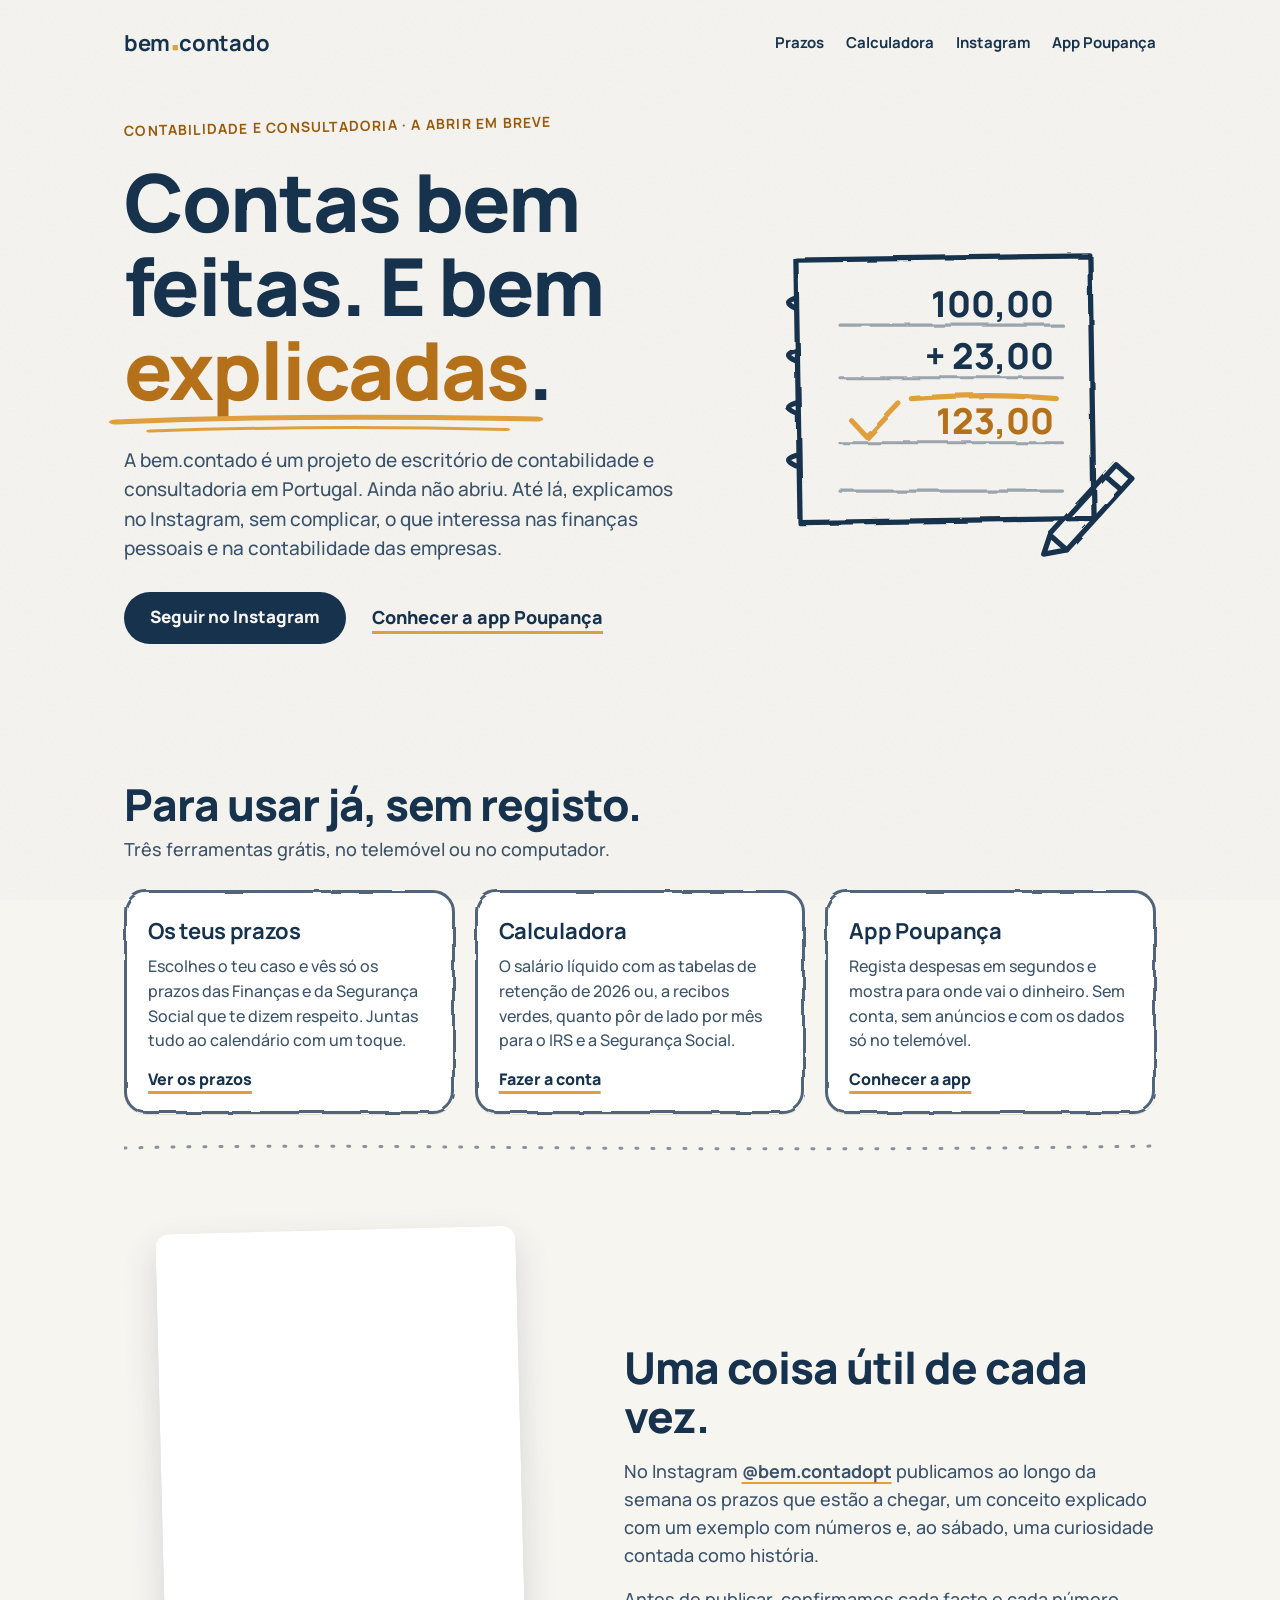
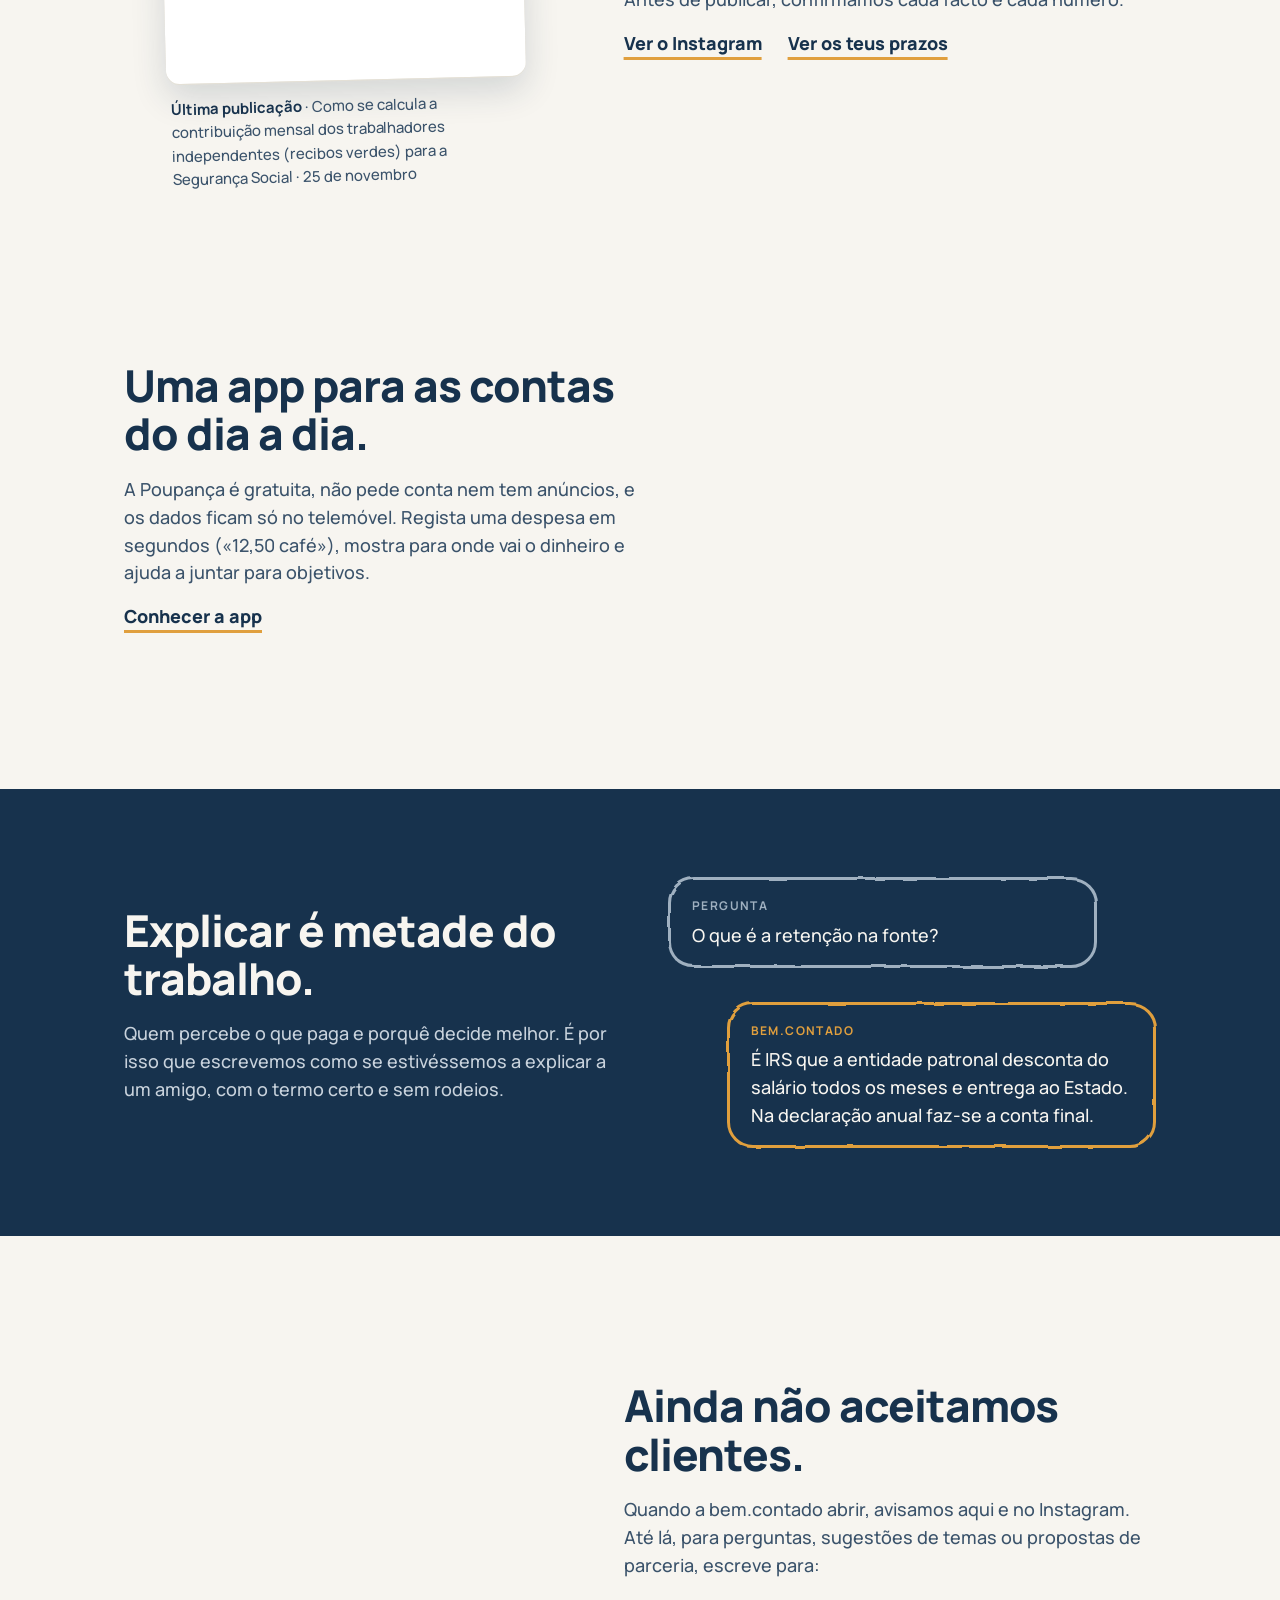
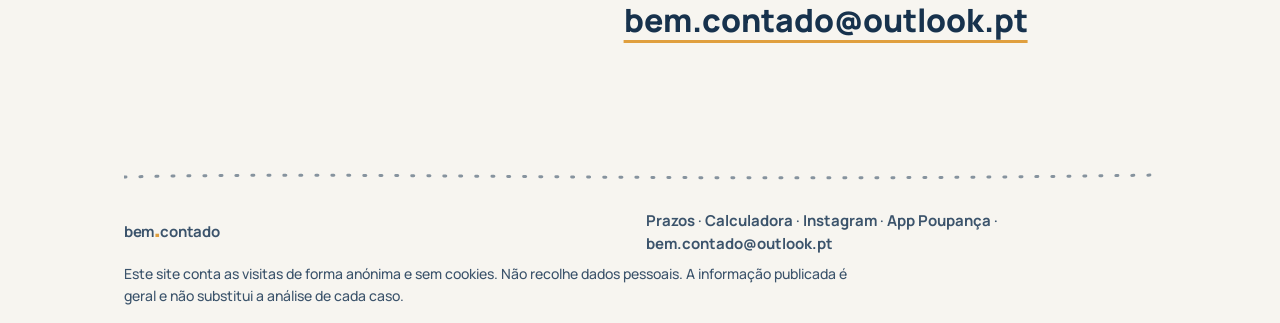
<file: index.html>
<!doctype html>
<html lang="pt-PT">
<head>
<meta charset="utf-8">
<meta name="viewport" content="width=device-width, initial-scale=1, viewport-fit=cover">
<title>bem.contado · Contas bem feitas. E bem explicadas.</title>
<meta name="description" content="A bem.contado é um projeto de escritório de contabilidade e consultadoria em Portugal. Enquanto não abre, explica finanças pessoais e contabilidade de empresas no Instagram.">
<meta http-equiv="Content-Security-Policy" content="default-src 'self'; script-src 'self'; style-src 'self'; font-src 'self'; img-src 'self' data: https://bemcontadopt.goatcounter.com; connect-src 'self' https://bemcontadopt.goatcounter.com; base-uri 'none'; form-action 'none'; object-src 'none'">
<meta property="og:title" content="bem.contado · Contas bem feitas. E bem explicadas.">
<meta property="og:description" content="Um projeto de escritório de contabilidade e consultadoria em Portugal. Ainda não abriu: até lá, explica finanças sem complicar.">
<meta property="og:image" content="https://bemcontadopt.pt/og.jpg">
<meta property="og:type" content="website">
<meta property="og:site_name" content="bem.contado">
<meta property="og:locale" content="pt_PT">
<meta property="og:image:width" content="1200">
<meta property="og:image:height" content="630">
<meta name="twitter:card" content="summary_large_image">
<meta property="og:url" content="https://bemcontadopt.pt/">
<meta name="theme-color" content="#F7F5F0">
<link rel="icon" href="favicon.svg" type="image/svg+xml">
<link rel="icon" href="favicon-32.png" sizes="32x32" type="image/png">
<link rel="apple-touch-icon" href="apple-touch-icon.png">
<link rel="canonical" href="https://bemcontadopt.pt/">
<script type="application/ld+json">{"@context":"https://schema.org","@type":"Organization","name":"bem.contado","url":"https://bemcontadopt.pt/","logo":"https://bemcontadopt.pt/apple-touch-icon.png","email":"bem.contado@outlook.pt","sameAs":["https://www.instagram.com/bem.contadopt/"]}</script>
<link rel="preload" href="fonts/manrope-latin-800-normal.woff2" as="font" type="font/woff2" crossorigin>
<link rel="stylesheet" href="estilo.css?v=21a48b6f">
<script src="site.js?v=8dec7a93"></script>
</head>
<body>
<svg class="defs" width="0" height="0" aria-hidden="true" focusable="false">
  <filter id="traco"><feTurbulence type="fractalNoise" baseFrequency="0.035" numOctaves="2" seed="7"/><feDisplacementMap in="SourceGraphic" scale="4"/></filter>
</svg>

<header class="topo wrap">
  <a class="marca" href="./">bem<span class="sr">.</span><svg class="ponto" viewBox="0 0 10 10" aria-hidden="true"><rect x="1" y="1.6" width="8" height="8"/></svg>contado<span class="sr">, início</span></a>
  <nav aria-label="Ligações">
    <a href="prazos/">Prazos</a>
    <a href="quanto-por-de-lado/">Calculadora</a>
    <a href="https://www.instagram.com/bem.contadopt/">Instagram</a>
    <a href="https://poupanca.bemcontadopt.pt/instalar/">App Poupança</a>
  </nav>
</header>

<main>
  <section class="hero wrap">
    <div class="texto">
      <p class="antes">Contabilidade e consultadoria · a abrir em breve</p>
      <h1>Contas bem feitas. E bem <span class="realce">explicadas<svg viewBox="0 0 100 16" preserveAspectRatio="none" aria-hidden="true"><path class="tr d4" d="M1 6 Q 40 1 99 4"/><path class="tr d5 fino" d="M9 12 Q 50 8 92 11"/></svg></span>.</h1>
      <p class="sub">A bem.contado é um projeto de escritório de contabilidade e consultadoria em Portugal. Ainda não abriu. Até lá, explicamos no Instagram, sem complicar, o que interessa nas finanças pessoais e na contabilidade das empresas.</p>
      <p class="acoes">
        <a class="btn" href="https://www.instagram.com/bem.contadopt/" data-contar="instagram-topo">Seguir no Instagram</a>
        <a class="ligacao" href="https://poupanca.bemcontadopt.pt/instalar/" data-contar="poupanca-topo">Conhecer a app Poupança</a>
      </p>
    </div>
    <svg class="desenho caderno" viewBox="0 0 400 330" role="img" aria-label="Desenho de um caderno com uma conta: 100 mais 23 dá 123, com um visto">
      <g class="mao">
        <path class="tr d1" d="M58 42 L338 38 L342 288 L62 292 Z"/>
        <path class="tr d2 fino claro" d="M100 104 H312 M100 154 H312 M100 216 H312 M100 262 H312"/>
        <path class="tr d2" d="M58 78 q-14 4 0 10 M58 128 q-14 4 0 10 M58 178 q-14 4 0 10 M58 228 q-14 4 0 10"/>
        <path class="tr d5 ambar" d="M168 174 Q 240 168 306 174"/>
        <path class="tr d6 ambar" d="M112 196 l14 15 l30 -32"/>
        <path class="tr d3" d="M300 304 L362 236 L378 250 L316 318 Z M300 304 L294 322 L316 318 M352 247 L368 261"/>
      </g>
      <text class="num d3" x="304" y="96" text-anchor="end">100,00</text>
      <text class="num d4" x="304" y="146" text-anchor="end">+ 23,00</text>
      <text class="num ambar-txt d6" x="304" y="208" text-anchor="end">123,00</text>
    </svg>
  </section>

  <section class="wrap ferramentas" id="ferramentas" aria-labelledby="t-ferr">
    <h2 id="t-ferr">Para usar já, sem registo.</h2>
    <p>Três ferramentas grátis, no telemóvel ou no computador.</p>
    <div class="cartoes">
      <a class="cartao-ferr" href="prazos/" data-contar="ferr-prazos"><h3>Os teus prazos</h3><p>Escolhes o teu caso e vês só os prazos das Finanças e da Segurança Social que te dizem respeito. Juntas tudo ao calendário com um toque.</p><span class="ir">Ver os prazos</span></a>
      <a class="cartao-ferr" href="quanto-por-de-lado/" data-contar="ferr-calculadora"><h3>Calculadora</h3><p>O salário líquido com as tabelas de retenção de 2026 ou, a recibos verdes, quanto pôr de lado por mês para o IRS e a Segurança Social.</p><span class="ir">Fazer a conta</span></a>
      <a class="cartao-ferr" href="https://poupanca.bemcontadopt.pt/instalar/" data-contar="ferr-poupanca"><h3>App Poupança</h3><p>Regista despesas em segundos e mostra para onde vai o dinheiro. Sem conta, sem anúncios e com os dados só no telemóvel.</p><span class="ir">Conhecer a app</span></a>
    </div>
  </section>

  <svg class="linha wrap" viewBox="0 0 1000 20" preserveAspectRatio="none" aria-hidden="true"><path class="pontilhado" d="M0 10 C 250 4, 520 16, 1000 8"/></svg>

  <section class="bloco wrap">
    <div class="ultima-slot">
    <svg class="desenho" viewBox="0 0 400 330" role="img" aria-label="Desenho de um telemóvel a mostrar uma publicação em carrossel">
      <g class="mao">
        <path class="tr d1" d="M130 18 Q118 18 118 30 V296 Q118 308 130 308 H270 Q282 308 282 296 V30 Q282 18 270 18 Z"/>
        <path class="tr d2" d="M182 34 H218"/>
        <path class="tr d2" d="M138 64 H262 V232 H138 Z"/>
        <path class="tr d3 fino" d="M154 96 H244 M154 120 H226"/>
        <path class="tr d4 ambar" d="M154 136 Q 190 130 228 136"/>
        <path class="tr d4 grosso ambar" d="M166 214 V196 M186 214 V182 M206 214 V190 M226 214 V168"/>
        <path class="tr d5 fino" d="M156 216 H240"/>
        <path class="tr d3" d="M262 76 H312 V220 H262"/>
        <circle class="tr d5 ambar" cx="186" cy="254" r="4"/>
        <circle class="tr d5" cx="200" cy="254" r="4"/>
        <circle class="tr d5" cx="214" cy="254" r="4"/>
        <path class="tr d6" d="M150 282 c-6 -10 -20 -4 -14 6 l14 12 l14 -12 c6 -10 -8 -16 -14 -6"/>
      </g>
    </svg>
    </div>
    <div class="texto">
      <h2>Uma coisa útil de cada vez.</h2>
      <p>No Instagram <a href="https://www.instagram.com/bem.contadopt/">@bem.contadopt</a> publicamos ao longo da semana os prazos que estão a chegar, um conceito explicado com um exemplo com números e, ao sábado, uma curiosidade contada como história.</p>
      <p>Antes de publicar, confirmamos cada facto e cada número.</p>
      <p class="ligacoes"><a class="ligacao" href="https://www.instagram.com/bem.contadopt/" data-contar="instagram-bloco">Ver o Instagram</a> <a class="ligacao" href="prazos/" data-contar="prazos-bloco">Ver os teus prazos</a></p>
    </div>
  </section>

  <section class="bloco invertido wrap">
    <div class="texto">
      <h2>Uma app para as contas do dia a dia.</h2>
      <p>A Poupança é gratuita, não pede conta nem tem anúncios, e os dados ficam só no telemóvel. Regista uma despesa em segundos («12,50 café»), mostra para onde vai o dinheiro e ajuda a juntar para objetivos.</p>
      <p><a class="ligacao" href="https://poupanca.bemcontadopt.pt/instalar/" data-contar="poupanca-bloco">Conhecer a app</a></p>
    </div>
    <svg class="desenho mealheiro" viewBox="0 0 400 330" role="img" aria-label="Desenho de um mealheiro com uma moeda a cair na ranhura">
      <g class="mao">
        <ellipse class="tr d1" cx="196" cy="206" rx="112" ry="80"/>
        <path class="tr d2" d="M146 140 L156 108 L184 132"/>
        <path class="tr d2" d="M302 186 Q 330 190 330 208 Q 330 226 302 230"/>
        <circle class="tr d3" cx="268" cy="176" r="5"/>
        <path class="tr d3" d="M136 272 V302 M176 282 V308 M224 282 V308 M264 272 V300"/>
        <path class="tr d3" d="M86 196 q-22 -10 -12 -26 q10 -10 16 4"/>
        <path class="tr d4 ambar grosso" d="M174 130 H224"/>
      </g>
      <g class="moeda">
        <g class="mao"><circle cx="199" cy="76" r="22"/><circle class="fina" cx="199" cy="76" r="12"/></g>
      </g>
    </svg>
  </section>

  <section class="conversa">
    <div class="wrap grelha-conversa">
      <div class="texto">
        <h2>Explicar é metade do trabalho.</h2>
        <p>Quem percebe o que paga e porquê decide melhor. É por isso que escrevemos como se estivéssemos a explicar a um amigo, com o termo certo e sem rodeios.</p>
      </div>
      <figure class="dialogo" aria-label="Exemplo do que explicamos: o que é a retenção na fonte">
        <div class="bolha pergunta"><p class="quem">Pergunta</p><p class="falado" data-texto="O que é a retenção na fonte?">O que é a retenção na fonte?</p></div>
        <div class="bolha resposta"><p class="quem">bem.contado</p><p class="falado" data-texto="É IRS que a entidade patronal desconta do salário todos os meses e entrega ao Estado. Na declaração anual faz-se a conta final.">É IRS que a entidade patronal desconta do salário todos os meses e entrega ao Estado. Na declaração anual faz-se a conta final.</p></div>
      </figure>
    </div>
  </section>

  <section class="bloco wrap contacto">
    <svg class="desenho" viewBox="0 0 400 330" role="img" aria-label="Desenho de um envelope">
      <g class="mao">
        <path class="tr d1" d="M78 102 L322 98 L324 262 L80 266 Z"/>
        <path class="tr d2" d="M78 102 L200 192 L322 98"/>
        <path class="tr d3 fino" d="M80 266 L170 184 M324 262 L232 182"/>
        <path class="tr d4 ambar" d="M268 114 H306 V146 H268 Z"/>
        <path class="tr d5 ambar fino" d="M276 124 H298 M276 134 H292"/>
      </g>
    </svg>
    <div class="texto">
      <h2>Ainda não aceitamos clientes.</h2>
      <p>Quando a bem.contado abrir, avisamos aqui e no Instagram. Até lá, para perguntas, sugestões de temas ou propostas de parceria, escreve para:</p>
      <p class="email"><a href="mailto:bem.contado@outlook.pt" data-contar="email">bem.contado@outlook.pt</a></p>
    </div>
  </section>
</main>

<footer class="wrap">
  <svg class="linha" viewBox="0 0 1000 20" preserveAspectRatio="none" aria-hidden="true"><path class="pontilhado" d="M0 10 C 250 4, 520 16, 1000 8"/></svg>
  <div class="rodape">
    <p class="marca">bem<span class="sr">.</span><svg class="ponto" viewBox="0 0 10 10" aria-hidden="true"><rect x="1" y="1.6" width="8" height="8"/></svg>contado</p>
    <p><a href="prazos/">Prazos</a> · <a href="quanto-por-de-lado/">Calculadora</a> · <a href="https://www.instagram.com/bem.contadopt/">Instagram</a> · <a href="https://poupanca.bemcontadopt.pt/instalar/">App Poupança</a> · <a href="mailto:bem.contado@outlook.pt">bem.contado@outlook.pt</a></p>
  </div>
  <p class="nota">Este site conta as visitas de forma anónima e sem cookies. Não recolhe dados pessoais. A informação publicada é geral e não substitui a análise de cada caso.</p>
</footer>
</body>
</html>
</file>
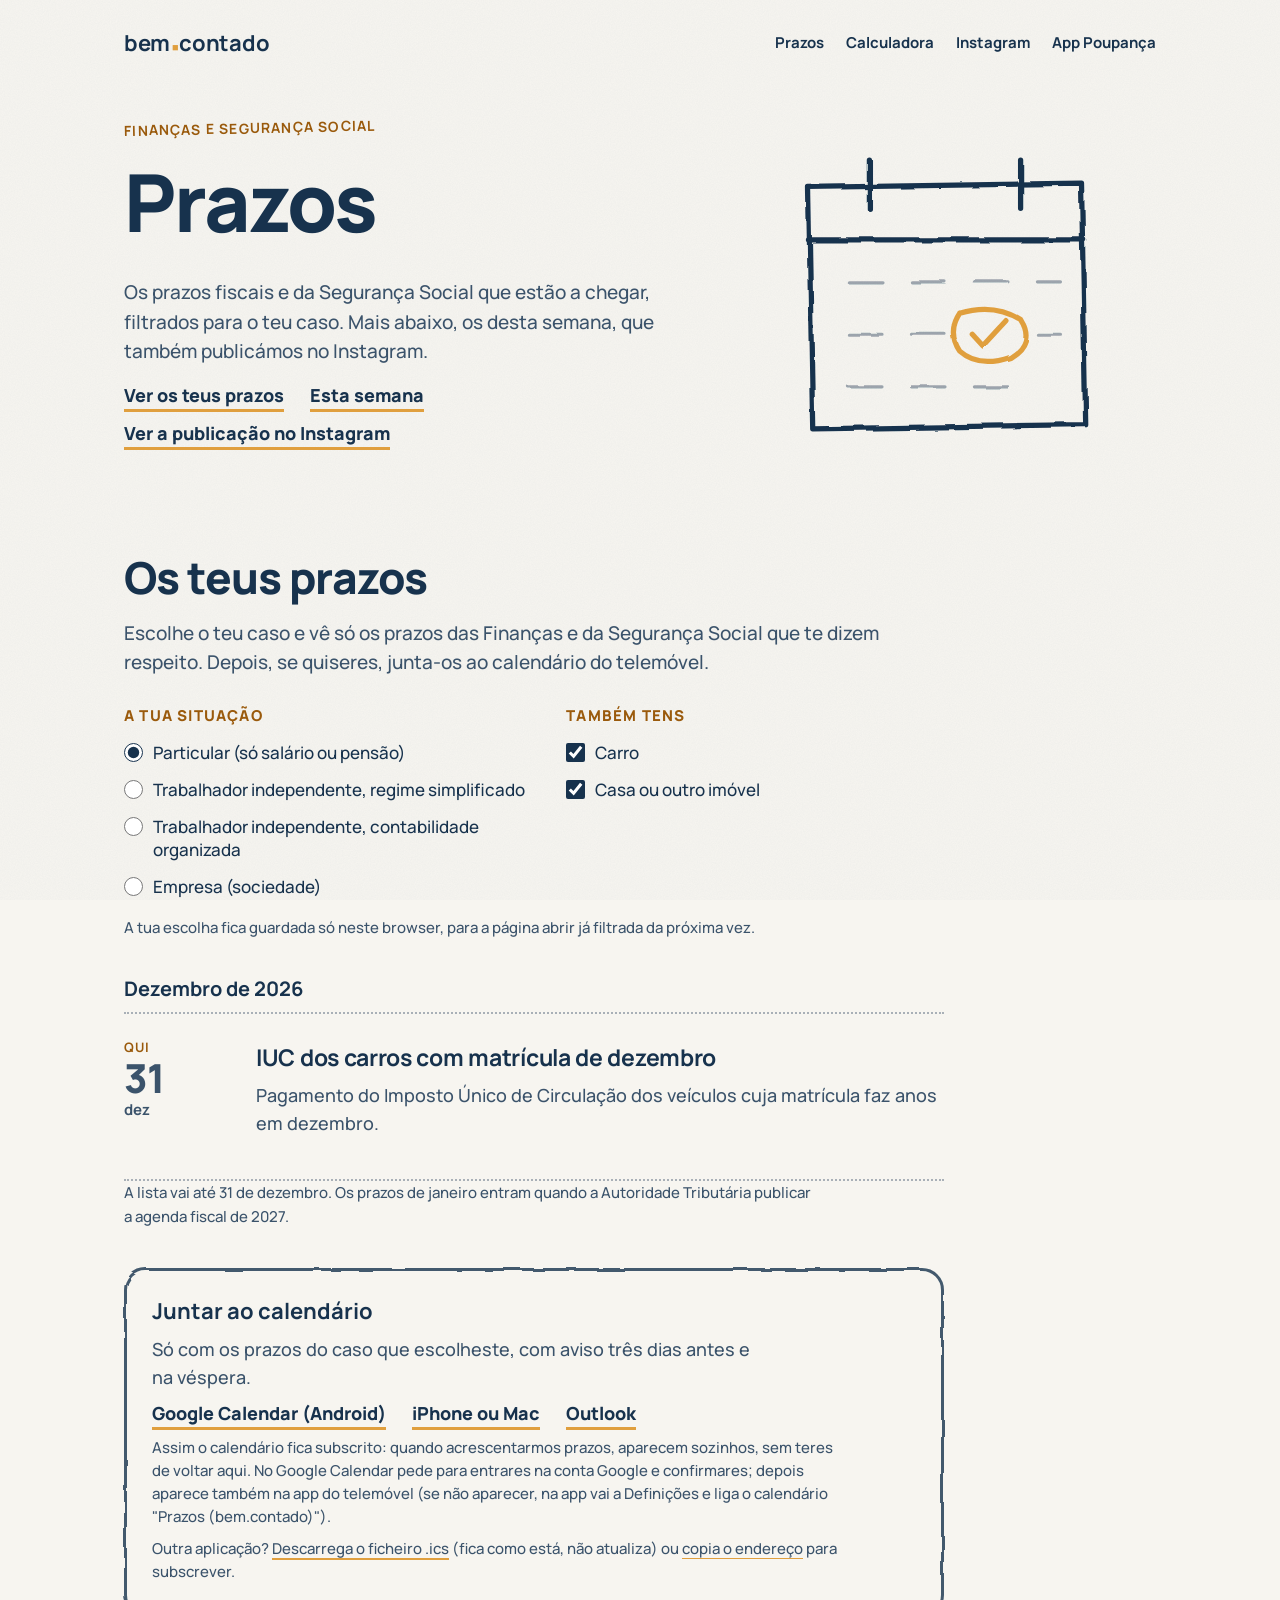
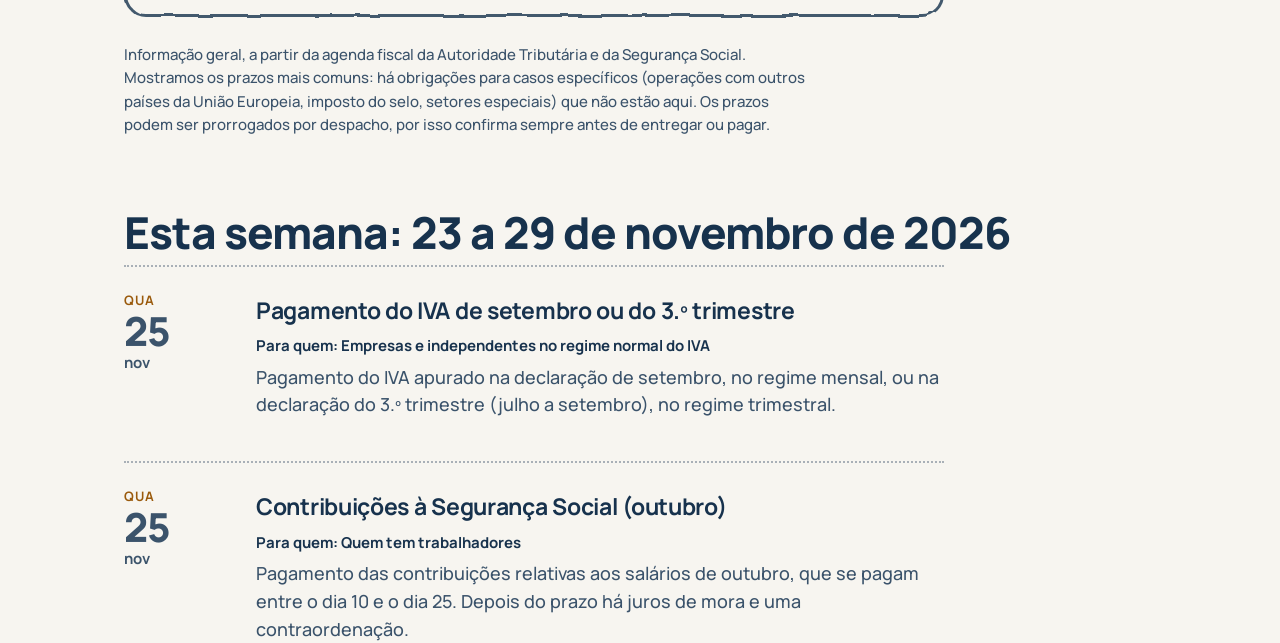
<file: prazos/index.html>
<!doctype html>
<html lang="pt-PT">
<head>
<meta charset="utf-8">
<meta name="viewport" content="width=device-width, initial-scale=1, viewport-fit=cover">
<title>Prazos fiscais e da Segurança Social · bem.contado</title>
<meta name="description" content="Os prazos das Finanças e da Segurança Social filtrados para o teu caso, com ficheiro para o calendário. Esta semana: 23 a 29 de novembro de 2026.">
<meta http-equiv="Content-Security-Policy" content="default-src 'self'; script-src 'self'; style-src 'self'; font-src 'self'; img-src 'self' data: https://bemcontadopt.goatcounter.com; connect-src 'self' https://bemcontadopt.goatcounter.com; base-uri 'none'; form-action 'none'; object-src 'none'">
<meta property="og:title" content="Prazos fiscais e da Segurança Social · bem.contado">
<meta property="og:description" content="Os prazos das Finanças e da Segurança Social filtrados para o teu caso, com ficheiro para o calendário. Esta semana: 23 a 29 de novembro de 2026.">
<meta property="og:image" content="https://bemcontadopt.pt/og-prazos.jpg">
<meta property="og:type" content="website">
<meta property="og:site_name" content="bem.contado">
<meta property="og:locale" content="pt_PT">
<meta property="og:image:width" content="1200">
<meta property="og:image:height" content="630">
<meta name="twitter:card" content="summary_large_image">
<meta property="og:url" content="https://bemcontadopt.pt/prazos/">
<link rel="canonical" href="https://bemcontadopt.pt/prazos/">
<meta name="theme-color" content="#F7F5F0">
<link rel="icon" href="../favicon.svg" type="image/svg+xml">
<link rel="icon" href="../favicon-32.png" sizes="32x32" type="image/png">
<link rel="apple-touch-icon" href="../apple-touch-icon.png">
<link rel="preload" href="../fonts/manrope-latin-800-normal.woff2" as="font" type="font/woff2" crossorigin>
<link rel="stylesheet" href="../estilo.css?v=21a48b6f">
<script src="../site.js?v=8dec7a93"></script>
<script src="prazos.js?v=73d0d0f2" defer></script>
</head>
<body>
<svg class="defs" width="0" height="0" aria-hidden="true" focusable="false">
  <filter id="traco"><feTurbulence type="fractalNoise" baseFrequency="0.035" numOctaves="2" seed="7"/><feDisplacementMap in="SourceGraphic" scale="4"/></filter>
</svg>
<header class="topo wrap">
  <a class="marca" href="../">bem<span class="sr">.</span><svg class="ponto" viewBox="0 0 10 10" aria-hidden="true"><rect x="1" y="1.6" width="8" height="8"/></svg>contado<span class="sr">, início</span></a>
  <nav aria-label="Ligações">
    <a href="../prazos/" aria-current="page">Prazos</a>
    <a href="../quanto-por-de-lado/">Calculadora</a>
    <a href="https://www.instagram.com/bem.contadopt/">Instagram</a>
    <a href="https://poupanca.bemcontadopt.pt/instalar/">App Poupança</a>
  </nav>
</header>
<main>
  <section class="hero wrap">
    <div class="texto">
      <p class="antes">Finanças e Segurança Social</p>
      <h1>Prazos</h1>
      <p class="sub">Os prazos fiscais e da Segurança Social que estão a chegar, filtrados para o teu caso. Mais abaixo, os desta semana, que também publicámos no Instagram.</p>
      <p class="ligacoes"><a class="ligacao" href="#teus">Ver os teus prazos</a> <a class="ligacao" href="#lista">Esta semana</a> <a class="ligacao" href="https://www.instagram.com/p/DgFcFrGF1Pu/" data-contar="prazos-publicacao">Ver a publicação no Instagram</a></p>
    </div>
    <svg class="desenho" viewBox="0 0 400 330" role="img" aria-label="Desenho de um calendário com um dia marcado a âmbar">
      <g class="mao">
        <path class="tr d1" d="M70 66 L330 62 L334 292 L74 296 Z"/>
        <path class="tr d2" d="M70 116 H332"/>
        <path class="tr d2" d="M128 40 V86 M272 40 V86"/>
        <path class="tr d3 fino claro" d="M108 156 H140 M168 156 H200 M228 156 H260 M288 156 H310 M108 206 H140 M168 206 H200 M288 206 H310 M108 256 H140 M168 256 H200 M228 256 H260"/>
        <path class="tr d4 ambar" d="M214 186 Q 246 176 272 192 Q 286 214 262 228 Q 232 238 214 222 Q 202 204 214 186"/>
        <path class="tr d5 ambar" d="M226 206 l10 11 l22 -24"/>
      </g>
    </svg>
  </section>
  <section class="wrap ferramenta" id="teus" aria-labelledby="t-teus">
    <h2 id="t-teus">Os teus prazos</h2>
    <p class="sub">Escolhe o teu caso e vê só os prazos das Finanças e da Segurança Social que te dizem respeito. Depois, se quiseres, junta-os ao calendário do telemóvel.</p>
    <form class="perfil" id="perfil" aria-label="O teu caso">
      <fieldset>
        <legend>A tua situação</legend>
        <label><input type="radio" name="s" value="p" checked> Particular (só salário ou pensão)</label>
        <label><input type="radio" name="s" value="s"> Trabalhador independente, regime simplificado</label>
        <label><input type="radio" name="s" value="o"> Trabalhador independente, contabilidade organizada</label>
        <label><input type="radio" name="s" value="e"> Empresa (sociedade)</label>
      </fieldset>
      <fieldset class="so-atividade">
        <legend>IVA</legend>
        <label><input type="radio" name="i" value="x" checked> Isento (artigo 53.º)</label>
        <label><input type="radio" name="i" value="t"> Trimestral</label>
        <label><input type="radio" name="i" value="m"> Mensal</label>
      </fieldset>
      <fieldset>
        <legend>Também tens</legend>
        <label class="so-atividade"><input type="checkbox" name="t"> Trabalhadores</label>
        <label><input type="checkbox" name="c" checked> Carro</label>
        <label><input type="checkbox" name="h" checked> Casa ou outro imóvel</label>
      </fieldset>
    </form>
    <p class="pequeno">A tua escolha fica guardada só neste browser, para a página abrir já filtrada da próxima vez.</p>
    <noscript><p>Para filtrar os prazos é preciso ter o JavaScript ligado.</p></noscript>
    <div id="lista-teus" aria-live="polite"></div>
    <div class="calendario-acoes" id="cal" hidden>
      <h3>Juntar ao calendário</h3>
      <p>Só com os prazos do caso que escolheste, com aviso três dias antes e na véspera.</p>
      <p class="ligacoes">
        <a class="ligacao" id="cal-google" href="#" target="_blank" rel="noopener" data-contar="calendario-google">Google Calendar (Android)</a>
        <a class="ligacao" id="cal-sub" href="#" data-contar="calendario-apple">iPhone ou Mac</a>
        <a class="ligacao" id="cal-outlook" href="#" target="_blank" rel="noopener" data-contar="calendario-outlook">Outlook</a>
      </p>
      <p class="pequeno">Assim o calendário fica subscrito: quando acrescentarmos prazos, aparecem sozinhos, sem teres de voltar aqui. No Google Calendar pede para entrares na conta Google e confirmares; depois aparece também na app do telemóvel (se não aparecer, na app vai a Definições e liga o calendário "Prazos (bem.contado)").</p>
      <p class="pequeno">Outra aplicação? <a id="cal-ics" href="#" download data-contar="calendario-descarregar">Descarrega o ficheiro .ics</a> (fica como está, não atualiza) ou <button class="texto" type="button" id="cal-copiar" data-contar="calendario-copiar">copia o endereço</button> para subscrever.</p>
    </div>
    <p class="aviso">Informação geral, a partir da agenda fiscal da Autoridade Tributária e da Segurança Social. Mostramos os prazos mais comuns: há obrigações para casos específicos (operações com outros países da União Europeia, imposto do selo, setores especiais) que não estão aqui. Os prazos podem ser prorrogados por despacho, por isso confirma sempre antes de entregar ou pagar.</p>
  </section>
  <section class="wrap semana" id="lista" aria-labelledby="t-semana">
    <h2 id="t-semana">Esta semana: 23 a 29 de novembro de 2026</h2>
    <ol class="prazos">
      <li class="prazo">
        <p class="dia"><span class="semana">qua</span><span class="numero">25</span><span class="mes">nov</span></p>
        <div>
          <h3>Pagamento do IVA de setembro ou do 3.º trimestre</h3>
          <p class="quem">Para quem: Empresas e independentes no regime normal do IVA</p>
          <p>Pagamento do IVA apurado na declaração de setembro, no regime mensal, ou na declaração do 3.º trimestre (julho a setembro), no regime trimestral.</p>
        </div>
      </li>
      <li class="prazo">
        <p class="dia"><span class="semana">qua</span><span class="numero">25</span><span class="mes">nov</span></p>
        <div>
          <h3>Contribuições à Segurança Social (outubro)</h3>
          <p class="quem">Para quem: Quem tem trabalhadores</p>
          <p>Pagamento das contribuições relativas aos salários de outubro, que se pagam entre o dia 10 e o dia 25. Depois do prazo há juros de mora e uma contraordenação.</p>
        </div>
      </li>
    </ol>
    <p class="aviso">Informação geral. Os prazos podem ser prorrogados por despacho: antes de entregar ou pagar, confirma sempre na fonte oficial.</p>
  </section>
</main>
<footer class="wrap">
  <svg class="linha" viewBox="0 0 1000 20" preserveAspectRatio="none" aria-hidden="true"><path class="pontilhado" d="M0 10 C 250 4, 520 16, 1000 8"/></svg>
  <div class="rodape">
    <p class="marca">bem<span class="sr">.</span><svg class="ponto" viewBox="0 0 10 10" aria-hidden="true"><rect x="1" y="1.6" width="8" height="8"/></svg>contado</p>
    <p><a href="../">Início</a> · <a href="../quanto-por-de-lado/">Calculadora</a> · <a href="https://www.instagram.com/bem.contadopt/">Instagram</a> · <a href="https://poupanca.bemcontadopt.pt/instalar/">App Poupança</a> · <a href="mailto:bem.contado@outlook.pt">bem.contado@outlook.pt</a></p>
  </div>
  <p class="nota">Este site conta as visitas de forma anónima e sem cookies. Não recolhe dados pessoais. A informação publicada é geral e não substitui a análise de cada caso.</p>
</footer>
</body>
</html>
</file>
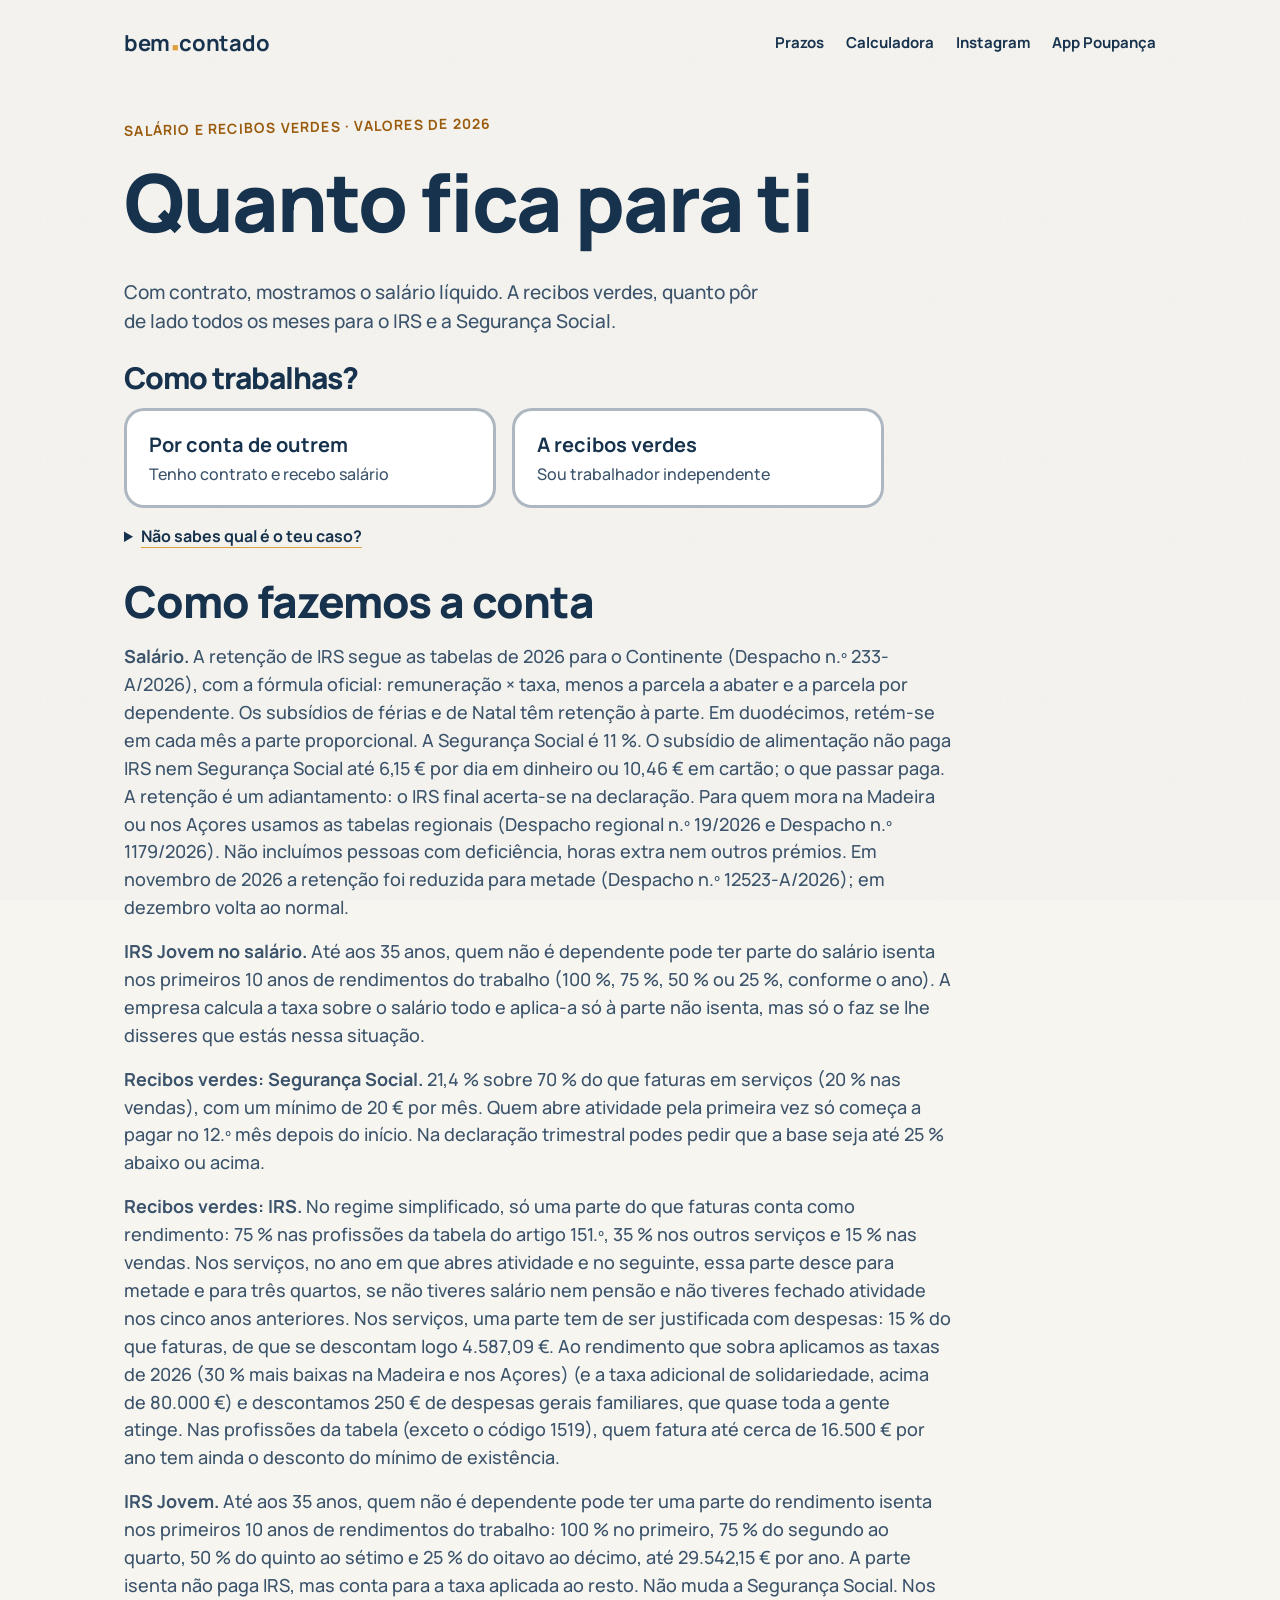
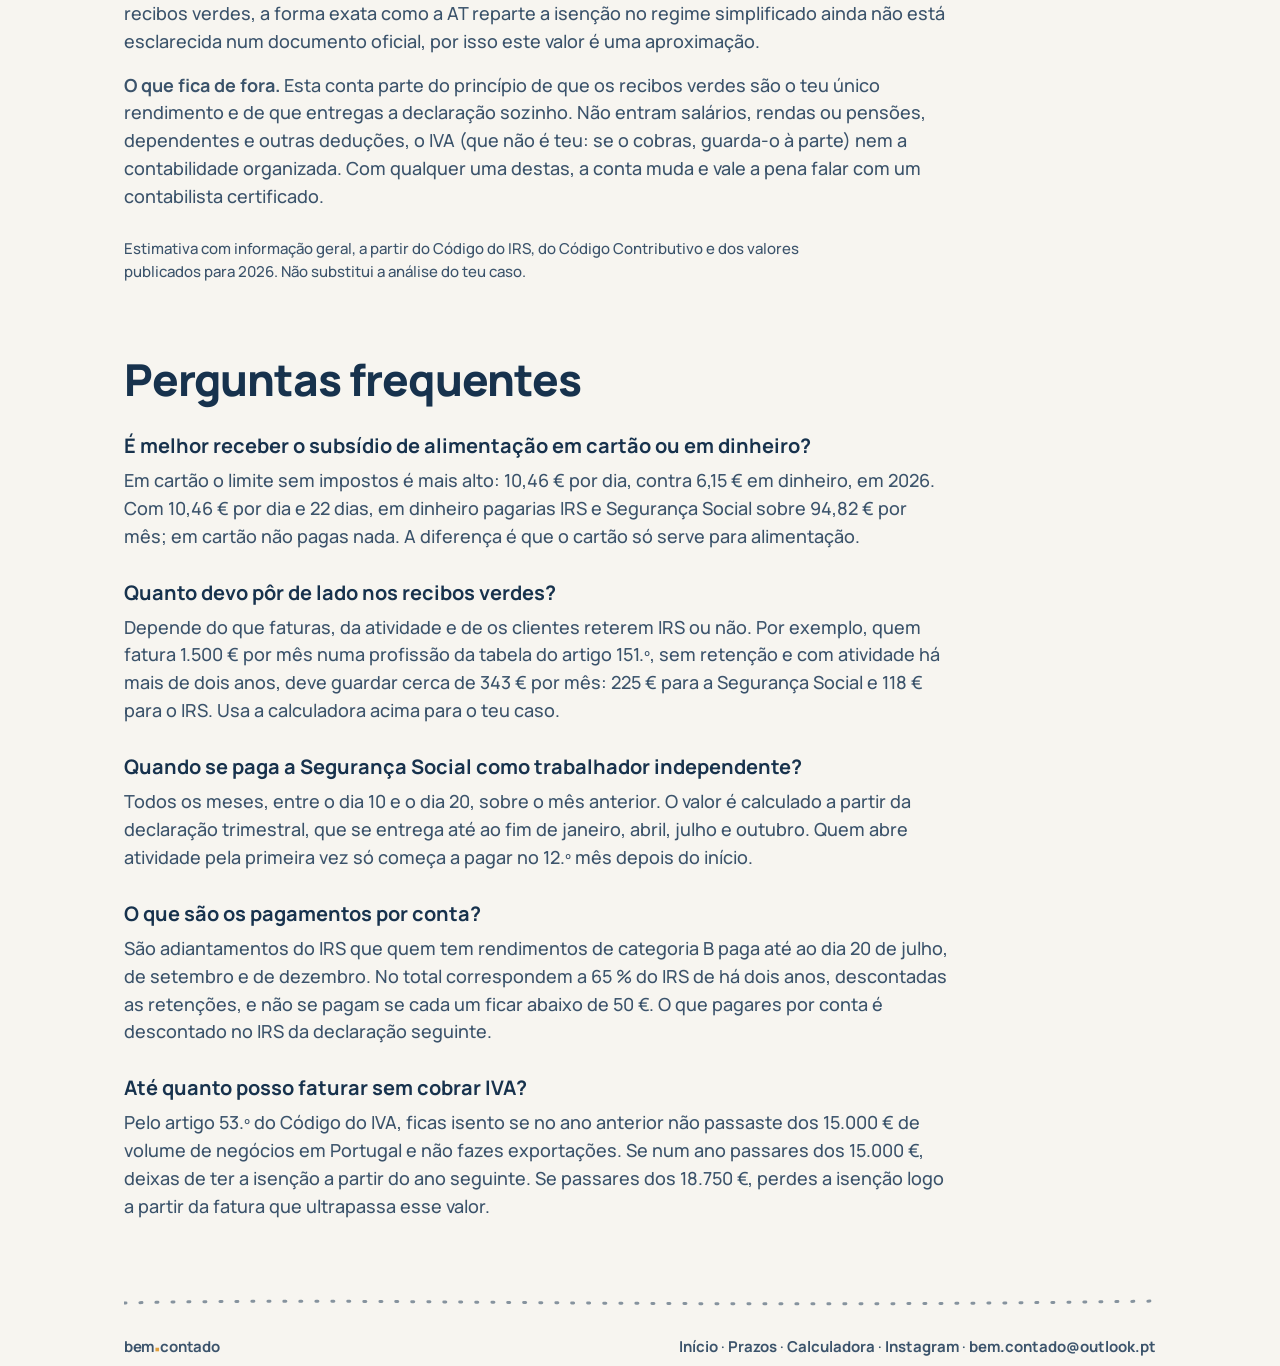
<file: quanto-por-de-lado/index.html>
<!doctype html>
<html lang="pt-PT">
<head>
<meta charset="utf-8">
<meta name="viewport" content="width=device-width, initial-scale=1, viewport-fit=cover">
<title>Calculadora de salário líquido e recibos verdes (2026) · bem.contado</title>
<meta name="description" content="Salário líquido com as tabelas de retenção de 2026, subsídio de alimentação em cartão ou dinheiro e IRS Jovem. Para recibos verdes, quanto pôr de lado por mês para o IRS e a Segurança Social.">
<meta property="og:title" content="Calculadora de salário líquido e recibos verdes">
<meta property="og:description" content="Quanto guardar por mês para o IRS e a Segurança Social, a partir do que faturas. Valores de 2026.">
<meta property="og:image" content="https://bemcontadopt.pt/og-calculadora.jpg">
<meta property="og:type" content="website">
<meta property="og:site_name" content="bem.contado">
<meta property="og:locale" content="pt_PT">
<meta property="og:image:width" content="1200">
<meta property="og:image:height" content="630">
<meta name="twitter:card" content="summary_large_image">
<meta property="og:url" content="https://bemcontadopt.pt/quanto-por-de-lado/">
<link rel="canonical" href="https://bemcontadopt.pt/quanto-por-de-lado/">
<meta http-equiv="Content-Security-Policy" content="default-src 'self'; script-src 'self'; style-src 'self'; font-src 'self'; img-src 'self' data: https://bemcontadopt.goatcounter.com; connect-src 'self' https://bemcontadopt.goatcounter.com; base-uri 'none'; form-action 'none'; object-src 'none'">
<meta name="theme-color" content="#F7F5F0">
<link rel="icon" href="/favicon.svg" type="image/svg+xml">
<link rel="icon" href="/favicon-32.png" sizes="32x32" type="image/png">
<link rel="apple-touch-icon" href="/apple-touch-icon.png">
<link rel="stylesheet" href="/estilo.css?v=21a48b6f">
<script src="/site.js?v=8dec7a93"></script>
<script src="calculo.js?v=e4c97a50" defer></script>
<script src="pagina.js?v=1199429a" defer></script>
<script src="salario.js?v=e9489c08" defer></script>
<script src="salario-pagina.js?v=824c3d34" defer></script>
<script src="barra.js?v=8df1d2e6" defer></script>
</head>
<body>
<svg class="defs" width="0" height="0" aria-hidden="true" focusable="false">
  <filter id="traco"><feTurbulence type="fractalNoise" baseFrequency="0.035" numOctaves="2" seed="7"/><feDisplacementMap in="SourceGraphic" scale="4"/></filter>
</svg>
<header class="topo wrap">
  <a class="marca" href="/">bem<span class="sr">.</span><svg class="ponto" viewBox="0 0 10 10" aria-hidden="true"><rect x="1" y="1.6" width="8" height="8"/></svg>contado<span class="sr">, início</span></a>
  <nav aria-label="Ligações">
    <a href="/prazos/">Prazos</a>
    <a href="/quanto-por-de-lado/" aria-current="page">Calculadora</a>
    <a href="https://www.instagram.com/bem.contadopt/">Instagram</a>
    <a href="https://poupanca.bemcontadopt.pt/instalar/">App Poupança</a>
  </nav>
</header>
<main>
  <section class="hero wrap calc-topo">
    <div class="texto">
      <p class="antes">Salário e recibos verdes · valores de 2026</p>
      <h1>Quanto fica para ti</h1>
      <p class="sub">Com contrato, mostramos o salário líquido. A recibos verdes, quanto pôr de lado todos os meses para o IRS e a Segurança Social.</p>
    </div>
  </section>

  <section class="wrap modos" aria-labelledby="t-modo">
    <h2 id="t-modo" class="pergunta">Como trabalhas?</h2>
    <div class="modo-opcoes" id="modo">
      <label class="modo-opcao"><input type="radio" name="modo" value="c"><span><b>Por conta de outrem</b> Tenho contrato e recebo salário</span></label>
      <label class="modo-opcao"><input type="radio" name="modo" value="r"><span><b>A recibos verdes</b> Sou trabalhador independente</span></label>
    </div>
    <details class="ajuda-modo">
      <summary>Não sabes qual é o teu caso?</summary>
      <p><b>Por conta de outrem:</b> tens contrato com uma empresa e recebes um salário certo todos os meses. É a empresa que tira o IRS e a Segurança Social antes de te pagar, e no fim do mês recebes um recibo de vencimento.</p>
      <p><b>A recibos verdes:</b> trabalhas por tua conta, sem contrato de trabalho. Cada vez que recebes de um cliente passas uma fatura, normalmente no Portal das Finanças, e és tu que pagas a Segurança Social todos os meses.</p>
      <p>Se tens as duas coisas ao mesmo tempo, faz a conta de cada uma. Juntas, o IRS do ano muda, e essa conta ainda não está aqui.</p>
    </details>
  </section>

  <section class="wrap calculadora" id="modo-c" hidden aria-label="Salário líquido">
    <form class="perfil calc-form" id="calc-sal" aria-label="O teu salário">
      <fieldset>
        <legend><label for="s-base">Vencimento base bruto</label></legend>
        <p class="campo-euro"><input id="s-base" type="text" inputmode="decimal" autocomplete="off" value="1.500,00"> <span>€ por mês</span></p>
        <p class="pequeno">É o valor do contrato, a linha "Vencimento base" do recibo. Não ponhas o "Total bruto", que já inclui subsídios, prémios e o subsídio de alimentação.</p>
        <p class="legenda segunda"><label for="s-outros">Prémios ou outros abonos</label></p>
        <p class="campo-euro"><input id="s-outros" type="text" inputmode="decimal" autocomplete="off" value="0,00"> <span>€ por mês</span></p>
        <label><input type="checkbox" id="s-outros-ss" checked> Também descontam para a Segurança Social</label>
        <p class="pequeno">Só gratificações, prémios ou isenção de horário. Os duodécimos dos subsídios não entram aqui: escolhe "Em duodécimos" mais abaixo. Estes abonos pagam sempre IRS. Algumas gratificações ligadas aos resultados da empresa não pagam Segurança Social: vê no teu recibo.</p>
        <p class="legenda segunda">Subsídios de férias e de Natal</p>
        <label><input type="radio" name="s-duod" value="0" checked> Pagos à parte (normalmente em junho e novembro)</label>
        <label><input type="radio" name="s-duod" value="1"> Em duodécimos (um bocado todos os meses)</label>
      </fieldset>
      <fieldset>
        <legend>Subsídio de alimentação</legend>
        <p class="campo-euro"><input id="s-ref" aria-label="Subsídio de alimentação, em euros por dia" type="text" inputmode="decimal" autocomplete="off" value="6,15"> <span>€ por dia</span></p>
        <p class="campo-euro"><input id="s-dias" aria-label="Dias de subsídio por mês" type="text" inputmode="numeric" autocomplete="off" value="22"> <span>dias por mês</span></p>
        <label><input type="radio" name="s-forma" value="cartao"> Em cartão</label>
        <label><input type="radio" name="s-forma" value="dinheiro" checked> Em dinheiro, com o salário</label>
        <p class="pequeno">Sem IRS nem Segurança Social até 6,15 € por dia em dinheiro e 10,46 € em cartão.</p>
      </fieldset>
      <fieldset>
        <legend>Situação</legend>
        <label><input type="radio" name="s-sit" value="n" checked> Não casado</label>
        <label><input type="radio" name="s-sit" value="d"> Casado ou unido de facto, os dois com rendimentos</label>
        <label><input type="radio" name="s-sit" value="u"> Casado ou unido de facto, só um com rendimentos</label>
        <p class="legenda segunda"><label for="s-dep">Dependentes</label></p>
        <select id="s-dep"><option value="0">Nenhum</option><option value="1">1</option><option value="2">2</option><option value="3">3</option><option value="4">4</option><option value="5">5</option></select>
        <p class="legenda segunda"><label for="s-regiao">Onde moras</label></p>
        <select id="s-regiao"><option value="cont" selected>Continente</option><option value="mad">Madeira</option><option value="aco">Açores</option></select>
        <p class="pequeno">Conta a tua morada fiscal, não a da empresa. Na Madeira e nos Açores o IRS é 30 % mais baixo e as tabelas de retenção são outras.</p>
      </fieldset>
      <fieldset>
        <legend>IRS Jovem</legend>
        <label><input type="checkbox" id="s-jovem-sim"> Tenho até 35 anos e não sou dependente dos meus pais</label>
        <div class="so-jovem-s">
          <p class="legenda segunda"><label for="s-jovem-ano">Ano de rendimentos do trabalho</label></p>
          <select id="s-jovem-ano">
            <option value="1">1.º ano (isenção de 100 %)</option>
            <option value="2">2.º ano (75 %)</option><option value="3">3.º ano (75 %)</option><option value="4">4.º ano (75 %)</option>
            <option value="5">5.º ano (50 %)</option><option value="6">6.º ano (50 %)</option><option value="7">7.º ano (50 %)</option>
            <option value="8">8.º ano (25 %)</option><option value="9">9.º ano (25 %)</option><option value="10">10.º ano (25 %)</option>
          </select>
          <p class="pequeno">A empresa só aplica o IRS Jovem na retenção se lhe disseres que estás nessa situação.</p>
        </div>
      </fieldset>
    </form>

    <div class="resultado" id="resultado-sal" aria-live="polite">
      <p class="rotulo">Recebes na conta cerca de</p>
      <p class="valor"><span id="s-liq">0</span> € <small>por mês</small></p>
      <p class="pct" id="s-cartao"></p>
      <dl class="parcelas">
        <div><dt>Vencimento base</dt><dd id="s-r-base"></dd></div>
        <div id="s-l-outros"><dt>Prémios e outros abonos</dt><dd id="s-r-outros"></dd></div>
        <div id="s-l-duod"><dt>Duodécimos dos subsídios</dt><dd id="s-r-duod"></dd></div>
        <div><dt>Segurança Social (11 %)</dt><dd id="s-r-ss"></dd></div>
        <div><dt>IRS retido<span class="dt-nota" id="s-r-taxa"></span></dt><dd id="s-r-irs"></dd></div>
        <div><dt>Subsídio de alimentação</dt><dd id="s-r-ref"></dd></div>
      </dl>
      <p class="aviso-calc" id="s-aviso" hidden></p>
      <p class="pequeno" id="s-notas"></p>
      <p class="partilhar"><button class="texto" type="button" id="s-copiar">Copiar a ligação com estes valores</button></p>
    </div>
  </section>

  <div id="modo-r" hidden>

  <section class="wrap calculadora" aria-labelledby="t-dados">
    <form class="perfil calc-form" id="calc" aria-label="Os teus dados">
      <h2 id="t-dados" class="sr">Os teus dados</h2>
      <fieldset>
        <legend><label for="mensal">Quanto faturas por mês</label></legend>
        <p class="campo-euro"><input id="mensal" name="mensal" type="text" inputmode="decimal" autocomplete="off" value="1.500,00"> <span>€ por mês, em média, sem IVA</span></p>
        <p class="legenda segunda" id="l-tipo">Atividade</p>
        <label><input type="radio" name="tipo" value="p" checked> Profissão da tabela do artigo 151.º do Código do IRS</label>
        <label><input type="radio" name="tipo" value="o"> Outros prestadores de serviços (código 1519 da mesma tabela)</label>
        <label><input type="radio" name="tipo" value="s"> Outra prestação de serviços (código CAE)</label>
        <label><input type="radio" name="tipo" value="v"> Venda de bens</label>
        <p class="pequeno">Não sabes? É o código da atividade com que te inscreveste nas Finanças. Os códigos da tabela do artigo 151.º têm quatro algarismos; os códigos CAE têm cinco.</p>
        <p class="legenda segunda"><label for="regiao">Onde moras</label></p>
        <select id="regiao"><option value="cont" selected>Continente</option><option value="mad">Madeira</option><option value="aco">Açores</option></select>
      </fieldset>
      <fieldset class="so-retencao">
        <legend>Retenção na fonte nos teus recibos</legend>
        <label><input type="radio" name="retencao" value="0" checked> Não (tens dispensa ou os clientes são particulares)</label>
        <label><input type="radio" name="retencao" value="1"> Sim, em todos</label>
        <label><input type="radio" name="retencao" value="0.5"> Só em parte (cerca de metade)</label>
        <p class="pequeno" id="taxa-ret"></p>
        <p class="legenda segunda"><label for="ajuste">Ajuste da base da Segurança Social</label></p>
        <select id="ajuste" name="ajuste">
          <option value="-0.25">Menos 25 %</option><option value="-0.2">Menos 20 %</option><option value="-0.15">Menos 15 %</option><option value="-0.1">Menos 10 %</option><option value="-0.05">Menos 5 %</option>
          <option value="0" selected>Sem ajuste</option>
          <option value="0.05">Mais 5 %</option><option value="0.1">Mais 10 %</option><option value="0.15">Mais 15 %</option><option value="0.2">Mais 20 %</option><option value="0.25">Mais 25 %</option>
        </select>
        <p class="pequeno">Na declaração trimestral podes pedir que a base seja até 25 % abaixo ou acima, em saltos de 5 %. Pagas menos agora, mas também descontas menos para a reforma e para os subsídios.</p>
      </fieldset>
      <fieldset>
        <legend>Abriste atividade</legend>
        <label><input type="radio" name="ano" value="1"> Este ano, pela primeira vez</label>
        <label><input type="radio" name="ano" value="2"> No ano passado, pela primeira vez</label>
        <label><input type="radio" name="ano" value="3" checked> Há mais tempo</label>
        <div class="so-inicio">
          <p class="legenda segunda"><label for="mes">Em que mês</label></p>
          <select id="mes" name="mes">
            <option value="1">janeiro</option><option value="2">fevereiro</option><option value="3">março</option><option value="4">abril</option>
            <option value="5">maio</option><option value="6">junho</option><option value="7">julho</option><option value="8">agosto</option>
            <option value="9">setembro</option><option value="10">outubro</option><option value="11">novembro</option><option value="12">dezembro</option>
          </select>
        </div>
        <div class="so-servicos">
          <p class="legenda segunda"><label for="despesas">Despesas da atividade com fatura</label></p>
          <p class="campo-euro"><input id="despesas" name="despesas" type="text" inputmode="decimal" autocomplete="off" value="0,00"> <span>€ por mês</span></p>
        </div>
      </fieldset>
      <fieldset>
        <legend>IRS Jovem</legend>
        <label><input type="checkbox" name="jovem-sim" id="jovem-sim"> Tenho até 35 anos e não sou dependente dos meus pais</label>
        <div class="so-jovem">
          <p class="legenda segunda"><label for="jovem-ano">Ano de rendimentos do trabalho</label></p>
          <select id="jovem-ano" name="jovem-ano">
            <option value="1">1.º ano (isenção de 100 %)</option>
            <option value="2">2.º ano (75 %)</option><option value="3">3.º ano (75 %)</option><option value="4">4.º ano (75 %)</option>
            <option value="5">5.º ano (50 %)</option><option value="6">6.º ano (50 %)</option><option value="7">7.º ano (50 %)</option>
            <option value="8">8.º ano (25 %)</option><option value="9">9.º ano (25 %)</option><option value="10">10.º ano (25 %)</option>
          </select>
          <p class="pequeno">Conta os anos em que tiveste salário ou recibos verdes em teu nome, incluindo os anteriores a 2025. Não contam os anos sem rendimentos nem os anos em que foste dependente. A isenção tem um limite de 29.542,15 € por ano e é pedida na declaração de IRS.</p>
        </div>
      </fieldset>
    </form>

    <div class="resultado" id="resultado" aria-live="polite" hidden>
      <p class="rotulo">Põe de lado cerca de</p>
      <p class="valor"><span id="r-mes">0</span> € <small>por mês</small></p>
      <p class="pct" id="r-pct"></p>
      <p class="soma" id="r-soma"></p>
      <dl class="parcelas">
        <div><dt>Segurança Social</dt><dd id="r-ss"></dd></div>
        <div><dt>IRS do ano (estimativa)<span class="dt-nota">já com 250 € de despesas gerais familiares</span></dt><dd id="r-irs"></dd></div>
        <div id="l-ret"><dt>Já retido pelos clientes</dt><dd id="r-ret"></dd></div>
        <div><dt id="r-acerto-t">Acerto na declaração de IRS</dt><dd id="r-acerto"></dd></div>
      </dl>
      <p class="pequeno" id="r-notas"></p>
      <p class="pequeno" id="r-compara"></p>
      <p class="partilhar"><button class="texto" type="button" id="copiar-ligacao">Copiar a ligação com estes valores</button></p>
    </div>
    <noscript><p>A calculadora precisa do JavaScript ligado.</p></noscript>
  </section>
  </div>

  <section class="wrap explicacao" aria-labelledby="t-como">
    <h2 id="t-como">Como fazemos a conta</h2>
    <p class="so-c"><b>Salário.</b> A retenção de IRS segue as tabelas de 2026 para o Continente (Despacho n.º 233-A/2026), com a fórmula oficial: remuneração × taxa, menos a parcela a abater e a parcela por dependente. Os subsídios de férias e de Natal têm retenção à parte. Em duodécimos, retém-se em cada mês a parte proporcional. A Segurança Social é 11 %. O subsídio de alimentação não paga IRS nem Segurança Social até 6,15 € por dia em dinheiro ou 10,46 € em cartão; o que passar paga. A retenção é um adiantamento: o IRS final acerta-se na declaração. Para quem mora na Madeira ou nos Açores usamos as tabelas regionais (Despacho regional n.º 19/2026 e Despacho n.º 1179/2026). Não incluímos pessoas com deficiência, horas extra nem outros prémios. Em novembro de 2026 a retenção foi reduzida para metade (Despacho n.º 12523-A/2026); em dezembro volta ao normal.</p>
    <p class="so-c"><b>IRS Jovem no salário.</b> Até aos 35 anos, quem não é dependente pode ter parte do salário isenta nos primeiros 10 anos de rendimentos do trabalho (100 %, 75 %, 50 % ou 25 %, conforme o ano). A empresa calcula a taxa sobre o salário todo e aplica-a só à parte não isenta, mas só o faz se lhe disseres que estás nessa situação.</p>
    <p class="so-r"><b>Recibos verdes: Segurança Social.</b> 21,4 % sobre 70 % do que faturas em serviços (20 % nas vendas), com um mínimo de 20 € por mês. Quem abre atividade pela primeira vez só começa a pagar no 12.º mês depois do início. Na declaração trimestral podes pedir que a base seja até 25 % abaixo ou acima.</p>
    <p class="so-r"><b>Recibos verdes: IRS.</b> No regime simplificado, só uma parte do que faturas conta como rendimento: 75 % nas profissões da tabela do artigo 151.º, 35 % nos outros serviços e 15 % nas vendas. Nos serviços, no ano em que abres atividade e no seguinte, essa parte desce para metade e para três quartos, se não tiveres salário nem pensão e não tiveres fechado atividade nos cinco anos anteriores. Nos serviços, uma parte tem de ser justificada com despesas: 15 % do que faturas, de que se descontam logo 4.587,09 €. Ao rendimento que sobra aplicamos as taxas de 2026 (30 % mais baixas na Madeira e nos Açores) (e a taxa adicional de solidariedade, acima de 80.000 €) e descontamos 250 € de despesas gerais familiares, que quase toda a gente atinge. Nas profissões da tabela (exceto o código 1519), quem fatura até cerca de 16.500 € por ano tem ainda o desconto do mínimo de existência.</p>
    <p class="so-r"><b>IRS Jovem.</b> Até aos 35 anos, quem não é dependente pode ter uma parte do rendimento isenta nos primeiros 10 anos de rendimentos do trabalho: 100 % no primeiro, 75 % do segundo ao quarto, 50 % do quinto ao sétimo e 25 % do oitavo ao décimo, até 29.542,15 € por ano. A parte isenta não paga IRS, mas conta para a taxa aplicada ao resto. Não muda a Segurança Social. Nos recibos verdes, a forma exata como a AT reparte a isenção no regime simplificado ainda não está esclarecida num documento oficial, por isso este valor é uma aproximação.</p>
    <p class="so-r"><b>O que fica de fora.</b> Esta conta parte do princípio de que os recibos verdes são o teu único rendimento e de que entregas a declaração sozinho. Não entram salários, rendas ou pensões, dependentes e outras deduções, o IVA (que não é teu: se o cobras, guarda-o à parte) nem a contabilidade organizada. Com qualquer uma destas, a conta muda e vale a pena falar com um contabilista certificado.</p>
    <p class="aviso">Estimativa com informação geral, a partir do Código do IRS, do Código Contributivo e dos valores publicados para 2026. Não substitui a análise do teu caso.</p>
  </section>

  <section class="wrap explicacao faq" aria-labelledby="t-faq">
    <h2 id="t-faq">Perguntas frequentes</h2>
    <h3>É melhor receber o subsídio de alimentação em cartão ou em dinheiro?</h3>
    <p>Em cartão o limite sem impostos é mais alto: 10,46 € por dia, contra 6,15 € em dinheiro, em 2026. Com 10,46 € por dia e 22 dias, em dinheiro pagarias IRS e Segurança Social sobre 94,82 € por mês; em cartão não pagas nada. A diferença é que o cartão só serve para alimentação.</p>
    <h3>Quanto devo pôr de lado nos recibos verdes?</h3>
    <p>Depende do que faturas, da atividade e de os clientes reterem IRS ou não. Por exemplo, quem fatura 1.500 € por mês numa profissão da tabela do artigo 151.º, sem retenção e com atividade há mais de dois anos, deve guardar cerca de 343 € por mês: 225 € para a Segurança Social e 118 € para o IRS. Usa a calculadora acima para o teu caso.</p>
    <h3>Quando se paga a Segurança Social como trabalhador independente?</h3>
    <p>Todos os meses, entre o dia 10 e o dia 20, sobre o mês anterior. O valor é calculado a partir da declaração trimestral, que se entrega até ao fim de janeiro, abril, julho e outubro. Quem abre atividade pela primeira vez só começa a pagar no 12.º mês depois do início.</p>
    <h3>O que são os pagamentos por conta?</h3>
    <p>São adiantamentos do IRS que quem tem rendimentos de categoria B paga até ao dia 20 de julho, de setembro e de dezembro. No total correspondem a 65 % do IRS de há dois anos, descontadas as retenções, e não se pagam se cada um ficar abaixo de 50 €. O que pagares por conta é descontado no IRS da declaração seguinte.</p>
    <h3>Até quanto posso faturar sem cobrar IVA?</h3>
    <p>Pelo artigo 53.º do Código do IVA, ficas isento se no ano anterior não passaste dos 15.000 € de volume de negócios em Portugal e não fazes exportações. Se num ano passares dos 15.000 €, deixas de ter a isenção a partir do ano seguinte. Se passares dos 18.750 €, perdes a isenção logo a partir da fatura que ultrapassa esse valor.</p>
  </section>
  <script type="application/ld+json">
{"@context":"https://schema.org","@type":"FAQPage","mainEntity":[
{"@type":"Question","name":"É melhor receber o subsídio de alimentação em cartão ou em dinheiro?","acceptedAnswer":{"@type":"Answer","text":"Em cartão o limite sem impostos é mais alto: 10,46 € por dia, contra 6,15 € em dinheiro, em 2026. Com 10,46 € por dia e 22 dias, em dinheiro pagarias IRS e Segurança Social sobre 94,82 € por mês; em cartão não pagas nada. A diferença é que o cartão só serve para alimentação."}},
{"@type":"Question","name":"Quanto devo pôr de lado nos recibos verdes?","acceptedAnswer":{"@type":"Answer","text":"Depende do que faturas, da atividade e de os clientes reterem IRS ou não. Por exemplo, quem fatura 1.500 € por mês numa profissão da tabela do artigo 151.º, sem retenção e com atividade há mais de dois anos, deve guardar cerca de 343 € por mês: 225 € para a Segurança Social e 118 € para o IRS."}},
{"@type":"Question","name":"Quando se paga a Segurança Social como trabalhador independente?","acceptedAnswer":{"@type":"Answer","text":"Todos os meses, entre o dia 10 e o dia 20, sobre o mês anterior. O valor é calculado a partir da declaração trimestral, entregue até ao fim de janeiro, abril, julho e outubro. Quem abre atividade pela primeira vez só começa a pagar no 12.º mês depois do início."}},
{"@type":"Question","name":"O que são os pagamentos por conta?","acceptedAnswer":{"@type":"Answer","text":"São adiantamentos do IRS que quem tem rendimentos de categoria B paga até ao dia 20 de julho, de setembro e de dezembro. No total correspondem a 65 % do IRS de há dois anos, descontadas as retenções, e não se pagam se cada um ficar abaixo de 50 €."}},
{"@type":"Question","name":"Até quanto posso faturar sem cobrar IVA?","acceptedAnswer":{"@type":"Answer","text":"Pelo artigo 53.º do Código do IVA, ficas isento se no ano anterior não passaste dos 15.000 € de volume de negócios em Portugal e não fazes exportações. Se num ano passares dos 15.000 €, deixas de ter a isenção a partir do ano seguinte. Se passares dos 18.750 €, perdes a isenção logo a partir da fatura que ultrapassa esse valor."}}
]}
  </script>
</main>
<footer class="wrap">
  <svg class="linha" viewBox="0 0 1000 20" preserveAspectRatio="none" aria-hidden="true"><path class="pontilhado" d="M0 10 C 250 4, 520 16, 1000 8"/></svg>
  <div class="rodape">
    <p class="marca">bem<span class="sr">.</span><svg class="ponto" viewBox="0 0 10 10" aria-hidden="true"><rect x="1" y="1.6" width="8" height="8"/></svg>contado</p>
    <p><a href="/">Início</a> · <a href="/prazos/">Prazos</a> · <a href="/quanto-por-de-lado/">Calculadora</a> · <a href="https://www.instagram.com/bem.contadopt/">Instagram</a> · <a href="mailto:bem.contado@outlook.pt">bem.contado@outlook.pt</a></p>
  </div>
</footer>
</body>
</html>
</file>
<file: estilo.css>
[hidden] { display: none !important; }
@font-face { font-family: Manrope; src: url(fonts/manrope-latin-500-normal.woff2) format("woff2"); font-weight: 500; font-display: swap; }
@font-face { font-family: Manrope; src: url(fonts/manrope-latin-700-normal.woff2) format("woff2"); font-weight: 700; font-display: swap; }
@font-face { font-family: Manrope; src: url(fonts/manrope-latin-800-normal.woff2) format("woff2"); font-weight: 800; font-display: swap; }

/* --ambar fica nos sublinhados e desenhos; nas letras sobre fundo claro usa-se o âmbar escuro (contraste 3,6:1 em letra grande, 5,0:1 em letra pequena) */
:root { --azul: #17324D; --creme: #F7F5F0; --ambar: #E09F3E; --ambar-letra: #B5711A; --ambar-letra-pequena: #9A5A0C; --suave: #3b536b; }
* { box-sizing: border-box; }
html, body { margin: 0; }
body { font-family: Manrope, system-ui, sans-serif; font-weight: 500; color: var(--azul); background: var(--creme); line-height: 1.55; -webkit-text-size-adjust: 100%; position: relative; }
/* textura de papel muito leve, como nas imagens do Instagram */
body::before { content: ""; position: fixed; inset: 0; pointer-events: none; z-index: 0; opacity: .05;
  background-image: url("data:image/svg+xml,%3Csvg xmlns='http://www.w3.org/2000/svg' width='240' height='240'%3E%3Cfilter id='n'%3E%3CfeTurbulence type='fractalNoise' baseFrequency='.85' numOctaves='3' stitchTiles='stitch'/%3E%3CfeColorMatrix values='0 0 0 0 .1 0 0 0 0 .2 0 0 0 0 .3 0 0 0 1 0'/%3E%3C/filter%3E%3Crect width='100%25' height='100%25' filter='url(%23n)'/%3E%3C/svg%3E"); }
header, main, footer { position: relative; z-index: 1; }
.defs { position: absolute; }
a { color: inherit; }
a:focus-visible, .btn:focus-visible { outline: 3px solid var(--ambar); outline-offset: 4px; border-radius: 6px; }
.wrap { max-width: 1080px; margin: 0 auto; padding: 0 24px; }

/* topo */
.topo { display: flex; justify-content: space-between; align-items: center; padding-top: 26px; padding-bottom: 10px; gap: 16px; flex-wrap: wrap; }
.marca { font-weight: 700; font-size: 22px; letter-spacing: -.3px; text-decoration: none; margin: 0; white-space: nowrap; }
.marca .ponto { display: inline-block; width: .3em; height: .3em; margin: 0 .05em 0 .07em; fill: var(--ambar); vertical-align: baseline; }
.topo nav { display: flex; gap: 22px; font-weight: 700; font-size: 15px; }
.topo nav a { text-decoration: none; }
.topo nav a:hover { text-decoration: underline; text-decoration-color: var(--ambar); text-decoration-thickness: 3px; text-underline-offset: 6px; }

/* texto */
.antes { display: inline-block; margin: 0 0 18px; color: var(--ambar-letra-pequena); font-weight: 700; font-size: 14px; letter-spacing: 1.2px; text-transform: uppercase; transform: rotate(-1.2deg); transform-origin: left; }
h1 { font-weight: 800; font-size: clamp(42px, 6.6vw, 80px); line-height: 1.05; letter-spacing: -2px; margin: 0 0 34px; }
h2 { font-weight: 800; font-size: clamp(30px, 4.2vw, 44px); line-height: 1.1; letter-spacing: -1px; margin: 0 0 18px; }
p { font-size: 18px; color: var(--suave); margin: 0 0 16px; max-width: 34em; }
.sub { font-size: 19px; }
.realce { position: relative; color: var(--ambar-letra); white-space: nowrap; }
.realce svg { position: absolute; left: -3%; bottom: -.16em; width: 106%; height: .3em; overflow: visible; }
.realce .tr { stroke: var(--ambar); stroke-width: 3.4; }
.realce .tr.fino { stroke-width: 2; }
.acoes { display: flex; flex-wrap: wrap; align-items: center; gap: 14px 26px; margin-top: 28px; }
.btn { display: inline-flex; align-items: center; min-height: 52px; padding: 0 26px; border-radius: 999px; background: var(--azul); color: var(--creme); font-weight: 800; font-size: 17px; text-decoration: none; }
.btn:hover { background: #0f2438; }
.ligacao { font-weight: 800; color: var(--azul); text-decoration: underline; text-decoration-color: var(--ambar); text-decoration-thickness: 3px; text-underline-offset: 7px; }
.ligacao:hover { color: #0f2438; text-decoration-thickness: 4px; }
p a { text-decoration-color: var(--ambar); text-decoration-thickness: 2px; text-underline-offset: 4px; font-weight: 700; }

/* desenhos à mão: cada traço desenha-se quando a secção aparece */
.desenho { width: 100%; max-width: 420px; justify-self: center; overflow: visible; }
.mao { filter: url(#traco); }
.tr { fill: none; stroke: var(--azul); stroke-width: 5; stroke-linecap: round; stroke-linejoin: round; }
.tr.fino { stroke-width: 3; }
.tr.grosso { stroke-width: 8; }
.tr.claro { opacity: .4; }
.tr.ambar { stroke: var(--ambar); }
.num { font-family: Manrope, sans-serif; font-weight: 800; font-size: 34px; fill: var(--azul); }
.num.ambar-txt { fill: var(--ambar-letra); }
/* o JS mede cada traço, põe o tracejado com o comprimento certo e só depois os mostra */
.js .tr { visibility: hidden; transition: stroke-dashoffset 1.1s ease; }
.js.medido .tr { visibility: visible; }
.js .num { opacity: 0; transition: opacity .7s ease; }
.js .visivel .num { opacity: 1; }
.d1 { transition-delay: 0s !important; } .d2 { transition-delay: .3s !important; } .d3 { transition-delay: .6s !important; }
.d4 { transition-delay: .9s !important; } .d5 { transition-delay: 1.2s !important; } .d6 { transition-delay: 1.5s !important; }

/* moeda a cair no mealheiro */
.moeda circle { fill: none; stroke: var(--ambar); stroke-width: 5; }
.moeda circle.fina { stroke-width: 3; }
.js .moeda { opacity: 0; }
.js .visivel .moeda { animation: queda 5s 1.6s ease-in infinite; }
@keyframes queda { 0% { opacity: 0; transform: translateY(-36px); } 12% { opacity: 1; } 42% { opacity: 1; transform: translateY(46px); } 50%, 100% { opacity: 0; transform: translateY(54px); } }

/* última publicação do Instagram (preenchida pelo site.js a partir de ultima/dados.json) */
.ultima-slot { justify-self: center; width: 100%; max-width: 360px; }
.ultima { display: block; text-decoration: none; transform: rotate(-1.4deg); }
.ultima img { display: block; width: 100%; height: auto; border-radius: 14px; background: #fff; box-shadow: 0 1px 0 #e4e0d6, 0 14px 34px rgba(23, 50, 77, .16); }
.ultima-legenda { margin: 14px 4px 0; font-size: 15px; color: var(--suave); }
.ultima-legenda b { color: var(--azul); }
.ultima:hover img { box-shadow: 0 1px 0 #e4e0d6, 0 18px 40px rgba(23, 50, 77, .22); }
.ligacoes { display: flex; flex-wrap: wrap; gap: 10px 26px; }

/* página de prazos */
.prazos { list-style: none; margin: 8px 0 0; padding: 0; max-width: 820px; }
.prazo { display: grid; grid-template-columns: 110px 1fr; gap: 22px; padding: 26px 0; border-top: 2px dotted rgba(23, 50, 77, .35); }
.prazo:last-child { border-bottom: 2px dotted rgba(23, 50, 77, .35); }
.dia { line-height: 1.15; }
.dia .semana { display: block; font-size: 13px; font-weight: 700; letter-spacing: 1.2px; text-transform: uppercase; color: var(--ambar-letra-pequena); }
.dia .numero { display: block; font-size: 40px; font-weight: 800; letter-spacing: -1px; }
.dia .mes { display: block; font-size: 15px; font-weight: 700; color: var(--suave); }
.prazo h2 { font-size: clamp(21px, 2.6vw, 26px); letter-spacing: -.4px; margin: 0 0 6px; }
.prazo .quem { font-size: 15px; font-weight: 700; color: var(--azul); margin: 0 0 6px; }
.prazo .fonte { font-size: 15px; margin: 8px 0 0; }
.prazo p { max-width: 40em; }
.aviso { font-size: 15px; max-width: 46em; margin-top: 26px; }

/* linhas pontilhadas entre secções */
.linha { display: block; width: 100%; height: 20px; }
.pontilhado { fill: none; stroke: var(--azul); stroke-width: 3; stroke-dasharray: 2 14; stroke-linecap: round; opacity: .5; vector-effect: non-scaling-stroke; }

/* secções */
.hero { display: grid; grid-template-columns: 1.15fr .85fr; gap: 40px; align-items: center; padding-top: 48px; padding-bottom: 64px; }
.bloco { display: grid; grid-template-columns: .9fr 1.1fr; gap: 64px; align-items: center; padding-top: 72px; padding-bottom: 72px; }
.bloco.invertido { grid-template-columns: 1.1fr .9fr; }
.conversa { background: var(--azul); color: var(--creme); padding: 88px 0; margin: 40px 0; }
.conversa h2 { color: var(--creme); }
.conversa p { color: #c8d2dc; }
.grelha-conversa { display: grid; grid-template-columns: 1fr 1fr; gap: 56px; align-items: center; }
.dialogo { display: flex; flex-direction: column; gap: 20px; }
.bolha { position: relative; padding: 20px 24px 18px; max-width: 88%; }
.bolha::before { content: ""; position: absolute; inset: 0; border: 3px solid #9fb0c0; border-radius: 26px; filter: url(#traco); pointer-events: none; }
.bolha.resposta { align-self: flex-end; }
.bolha.resposta::before { border-color: var(--ambar); }
.bolha .quem { margin: 0 0 6px; font-size: 12px; font-weight: 700; letter-spacing: 1.4px; text-transform: uppercase; color: #9fb0c0; }
.bolha.resposta .quem { color: var(--ambar); }
.bolha .falado { margin: 0; font-size: 18px; color: var(--creme); }
.js .bolha.resposta.espera { opacity: 0; }
.bolha.resposta { transition: opacity .4s ease; }
.escrevendo::after { content: ""; display: inline-block; width: 2px; height: 1.05em; margin-left: 2px; vertical-align: -.15em; background: var(--ambar); animation: pisca .9s steps(1) infinite; }
@keyframes pisca { 50% { opacity: 0; } }
.contacto .email { margin-top: 10px; }
.contacto .email a { font-weight: 800; font-size: clamp(22px, 3.2vw, 32px); color: var(--azul); text-decoration: underline; text-decoration-color: var(--ambar); text-decoration-thickness: 3px; text-underline-offset: 8px; word-break: break-all; }

/* rodapé */
footer { padding-bottom: 48px; margin-top: 24px; }
.rodape { display: flex; justify-content: space-between; align-items: center; gap: 12px 24px; flex-wrap: wrap; padding: 22px 0 8px; }
.rodape p { margin: 0; font-size: 15px; }
.rodape a { text-decoration: none; }
.rodape a:hover { text-decoration: underline; text-decoration-color: var(--ambar); }
.nota { font-size: 14px; max-width: 52em; }

@media (max-width: 780px) {
  .hero, .bloco, .bloco.invertido, .grelha-conversa { grid-template-columns: 1fr; gap: 28px; }
  .hero { padding-top: 24px; padding-bottom: 40px; }
  .bloco { padding-top: 48px; padding-bottom: 48px; }
  .bloco .desenho, .hero .desenho { max-width: 300px; }
  .bloco:not(.invertido) .desenho { order: 2; }
  .conversa { padding: 64px 0; }
  .bolha { max-width: 100%; }
  .prazo { grid-template-columns: 76px 1fr; gap: 14px; }
  .dia .numero { font-size: 32px; }
  .topo nav { gap: 16px; }
}

@media (prefers-reduced-motion: reduce) {
  .js .tr { transition: none; visibility: visible; }
  .js .num { transition: none; opacity: 1; }
  .js .moeda, .js .visivel .moeda { animation: none; opacity: 1; transform: none; }
  .js .bolha.resposta.espera { opacity: 1; }
  .escrevendo::after { animation: none; }
}

/* ferramenta "Os teus prazos" */
.ferramenta { padding-top: 24px; padding-bottom: 56px; }
.ferramenta > .sub { max-width: 40em; }
.perfil { display: grid; grid-template-columns: 1.3fr .8fr .8fr; gap: 18px 28px; margin: 26px 0 10px; max-width: 980px; }
.perfil fieldset { border: 0; margin: 0; padding: 0; min-width: 0; }
.perfil legend { font-weight: 800; font-size: 15px; letter-spacing: 1.2px; text-transform: uppercase; color: var(--ambar-letra-pequena); margin-bottom: 8px; padding: 0; }
.perfil label { display: flex; gap: 10px; align-items: flex-start; padding: 7px 0; font-size: 17px; cursor: pointer; line-height: 1.35; }
.perfil input { accent-color: var(--azul); width: 19px; height: 19px; margin: 1px 0 0; flex: none; }
.perfil.particular .so-atividade { display: none; }
.mes-titulo { font-size: 20px; margin: 34px 0 0; }
.ferramenta .prazo h4 { font-size: clamp(19px, 2.3vw, 23px); letter-spacing: -.3px; margin: 0 0 6px; }
.nota-prazo { font-weight: 700; color: var(--azul); }
.vazio { font-size: 18px; margin: 26px 0 0; }
.pequeno { font-size: 15px; color: var(--suave); max-width: 46em; }
.calendario-acoes { margin-top: 40px; padding: 26px 28px; border-radius: 22px; position: relative; max-width: 820px; }
.calendario-acoes::before { content: ""; position: absolute; inset: 0; border: 3px solid var(--azul); border-radius: 22px; filter: url(#traco); opacity: .8; pointer-events: none; }
.calendario-acoes h3 { margin: 0 0 6px; font-size: 22px; }
.calendario-acoes p { margin: 8px 0; }
button.ligacao { font-family: inherit; font-size: inherit; font-weight: 800; background: none; border: 0; padding: 0; cursor: pointer; text-align: left; }
.semana h2 { margin-bottom: 4px; }
.semana .prazo h3 { font-size: clamp(19px, 2.3vw, 23px); letter-spacing: -.3px; margin: 0 0 6px; }
@media (max-width: 780px) {
  .perfil { grid-template-columns: 1fr; }
  .calendario-acoes { padding: 22px 20px; }
}
button.texto { font: inherit; color: inherit; background: none; border: 0; padding: 0; cursor: pointer; text-decoration: underline; text-decoration-color: var(--ambar); text-underline-offset: 4px; }
.calendario-acoes .pequeno a { color: inherit; font-weight: 500; text-decoration-color: var(--ambar); text-underline-offset: 4px; }

/* calculadora */
.calc-topo { grid-template-columns: 1fr; padding-bottom: 8px; }
.calculadora { display: grid; grid-template-columns: 1.35fr .9fr; gap: 40px; align-items: start; padding-bottom: 56px; }
.calc-form { grid-template-columns: 1fr 1fr; margin: 0; }
.calc-form fieldset:first-child { grid-column: 1 / -1; }
.calc-form .segunda { margin-top: 18px; }
.campo-euro { display: flex; align-items: center; gap: 12px; flex-wrap: wrap; margin: 4px 0 6px; }
.campo-euro input { font: inherit; font-size: 26px; font-weight: 800; color: var(--azul); width: 7.5em; padding: 8px 12px; border: 2px solid var(--azul); border-radius: 12px; background: #fff; }
.campo-euro input:focus-visible { outline: 3px solid var(--ambar); outline-offset: 2px; }
.campo-euro span { color: var(--suave); }
.calc-form.vendas .so-retencao, .calc-form.vendas .so-servicos { display: none; }
.sr { position: absolute; width: 1px; height: 1px; overflow: hidden; clip: rect(0 0 0 0); white-space: nowrap; }
.resultado { position: sticky; top: 20px; background: var(--azul); color: var(--creme); border-radius: 24px; padding: 28px 28px 22px; }
.resultado .rotulo { margin: 0; font-weight: 700; color: #c8d2dc; }
.resultado .valor { margin: 4px 0 0; font-size: clamp(44px, 6vw, 60px); font-weight: 800; letter-spacing: -1.5px; line-height: 1.05; color: var(--creme); }
.resultado .valor small { font-size: 18px; letter-spacing: 0; font-weight: 700; color: #c8d2dc; }
.resultado .pct { margin: 6px 0 18px; color: var(--ambar); font-weight: 700; }
.parcelas { margin: 0; border-top: 2px dotted rgba(247, 245, 240, .35); }
.parcelas div { display: flex; justify-content: space-between; gap: 16px; padding: 10px 0; border-bottom: 2px dotted rgba(247, 245, 240, .35); }
.parcelas dt { color: #c8d2dc; }
.parcelas dd { margin: 0; font-weight: 800; text-align: right; }
.resultado .pequeno { color: #c8d2dc; margin: 14px 0 0; }
.explicacao { padding-bottom: 56px; }
.explicacao p { max-width: 46em; }
@media (max-width: 900px) {
  .calculadora { grid-template-columns: 1fr; }
  .resultado { position: static; }
}
@media (max-width: 600px) {
  .calc-form { grid-template-columns: 1fr; }
}
.legenda { font-weight: 800; font-size: 15px; letter-spacing: 1.2px; text-transform: uppercase; color: var(--ambar-letra-pequena); margin: 0 0 8px; }
.perfil legend label, .legenda label { cursor: default; padding: 0; display: inline; font-size: inherit; }
.perfil .campo-euro input { width: 7.5em; height: auto; margin: 0; flex: none; accent-color: auto; }
.parcelas div[hidden] { display: none; }
.calc-form { grid-template-columns: 1fr 1fr; }
.calc-form fieldset:first-child { grid-column: auto; }
.so-jovem { display: none; }
.calc-form.com-jovem .so-jovem { display: block; }
.calc-form select { font: inherit; font-size: 17px; color: var(--azul); padding: 10px 12px; border: 2px solid var(--azul); border-radius: 12px; background: #fff; max-width: 100%; }
.calc-form select:focus-visible { outline: 3px solid var(--ambar); outline-offset: 2px; }
.so-inicio { display: none; }
.calc-form.com-inicio .so-inicio { display: block; }
.resultado .soma { margin: -8px 0 18px; font-size: 15px; color: #c8d2dc; }
.dt-nota { display: block; font-size: 13px; color: #9fb0c0; }
.resultado .partilhar { margin: 16px 0 0; }
.resultado button.texto { color: var(--creme); font-weight: 700; }
.faq h3 { font-size: 20px; margin: 26px 0 6px; }

/* escolha do modo da calculadora */
.modos { padding-bottom: 28px; }
.pergunta { font-size: clamp(24px, 3.4vw, 30px); margin: 0 0 14px; }
.modo-opcoes { display: grid; grid-template-columns: 1fr 1fr; gap: 16px; max-width: 760px; }
.modo-opcao { position: relative; display: block; cursor: pointer; }
.modo-opcao input { position: absolute; opacity: 0; width: 1px; height: 1px; }
.modo-opcao span { display: block; padding: 20px 22px; border: 3px solid rgba(23, 50, 77, .35); border-radius: 20px; background: #fff; font-size: 16px; color: var(--suave); line-height: 1.4; }
.modo-opcao span b { display: block; font-size: 20px; color: var(--azul); margin-bottom: 4px; }
.modo-opcao input:checked + span { border-color: var(--azul); box-shadow: inset 0 0 0 1px var(--azul); }
.modo-opcao input:checked + span b::after { content: ""; display: inline-block; width: .32em; height: .32em; margin-left: .25em; background: var(--ambar); vertical-align: .1em; }
.modo-opcao input:focus-visible + span { outline: 3px solid var(--ambar); outline-offset: 3px; }
.so-jovem-s { display: none; }
.calc-form.com-jovem-s .so-jovem-s { display: block; }
#s-dias { width: 4.5em; }
@media (max-width: 600px) { .modo-opcoes { grid-template-columns: 1fr; } }
@media (max-width: 640px) { .calc-form { grid-template-columns: 1fr; } .campo-euro input { max-width: 100%; } .parcelas dd { white-space: nowrap; } }
.ajuda-modo { max-width: 760px; margin-top: 16px; }
.ajuda-modo summary { cursor: pointer; font-weight: 700; color: var(--azul); text-decoration: underline; text-decoration-color: var(--ambar); text-underline-offset: 5px; width: fit-content; }
.ajuda-modo p { margin: 10px 0 0; max-width: 46em; }
html[data-modo="c"] .so-r, html[data-modo="r"] .so-c { display: none; }
.resultado .valor small { display: block; margin-top: 2px; }
.aviso-calc { margin: 14px 0 0; padding: 12px 14px; border-radius: 12px; background: var(--ambar); color: #17324D; font-weight: 700; font-size: 15px; }

/* auditoria de 22/11/2026 */
/* foco visível em todos os controlos */
button:focus-visible, input:focus-visible, select:focus-visible, summary:focus-visible { outline: 3px solid var(--ambar); outline-offset: 2px; }
.sr { position: absolute; width: 1px; height: 1px; overflow: hidden; clip: rect(0 0 0 0); white-space: nowrap; }
/* menu: os itens nunca se partem a meio ("App / Poupança") */
.topo nav a { white-space: nowrap; }
@media (max-width: 520px) {
  header.topo { flex-direction: column; align-items: flex-start; gap: 10px; }
  .topo nav { flex-wrap: wrap; gap: 6px 18px; }
}
/* ferramentas na página inicial */
.ferramentas { padding-top: 56px; padding-bottom: 24px; }
.ferramentas h2 { margin-bottom: 8px; }
.ferramentas > p { max-width: 40em; }
.cartoes { display: grid; grid-template-columns: repeat(3, 1fr); gap: 20px; margin-top: 26px; }
.cartao-ferr { position: relative; display: block; padding: 24px 24px 22px; border-radius: 22px; text-decoration: none; color: var(--azul); background: #fff; box-shadow: 0 1px 0 #e4e0d6; }
.cartao-ferr::before { content: ""; position: absolute; inset: 0; border: 3px solid var(--azul); border-radius: 22px; filter: url(#traco); opacity: .75; pointer-events: none; }
.cartao-ferr h3 { margin: 0 0 6px; font-size: 22px; letter-spacing: -.3px; }
.cartao-ferr p { margin: 0 0 14px; color: var(--suave); font-size: 16px; }
.cartao-ferr .ir { font-weight: 800; text-decoration: underline; text-decoration-color: var(--ambar); text-decoration-thickness: 3px; text-underline-offset: 6px; }
.cartao-ferr:hover::before { opacity: 1; }
@media (max-width: 780px) { .cartoes { grid-template-columns: 1fr; } }
/* barra fixa com o resultado da calculadora no telemóvel */
.barra-resultado { position: fixed; left: 12px; right: 12px; bottom: 12px; z-index: 50; display: none; align-items: center; justify-content: space-between; gap: 12px; padding: 12px 16px; border-radius: 16px; background: var(--azul); color: var(--creme); border: 0; font: inherit; text-align: left; box-shadow: 0 8px 24px rgba(23, 50, 77, .3); cursor: pointer; }
.barra-resultado .br-rotulo { font-size: 14px; color: #c8d2dc; }
.barra-resultado .br-valor { font-size: 22px; font-weight: 800; white-space: nowrap; }
.barra-resultado .br-ver { font-size: 14px; font-weight: 700; color: var(--ambar); white-space: nowrap; }
@media (max-width: 900px) { .barra-resultado.ativa { display: flex; } }
/* impressão: só o conteúdo, sem menus nem formulários */
@media print {
  .topo nav, footer .rodape p:not(.marca), .perfil, .calc-form, .modos, .calendario-acoes, .barra-resultado, .acoes, .ligacoes, .partilhar, svg.desenho { display: none !important; }
  body { background: #fff; }
  .resultado { background: #fff; color: #17324D; border: 2px solid #17324D; }
  .resultado *, .parcelas dt, .parcelas dd { color: #17324D !important; }
  .prazo { break-inside: avoid; }
}
.dialogo { margin: 0; }
</file>
